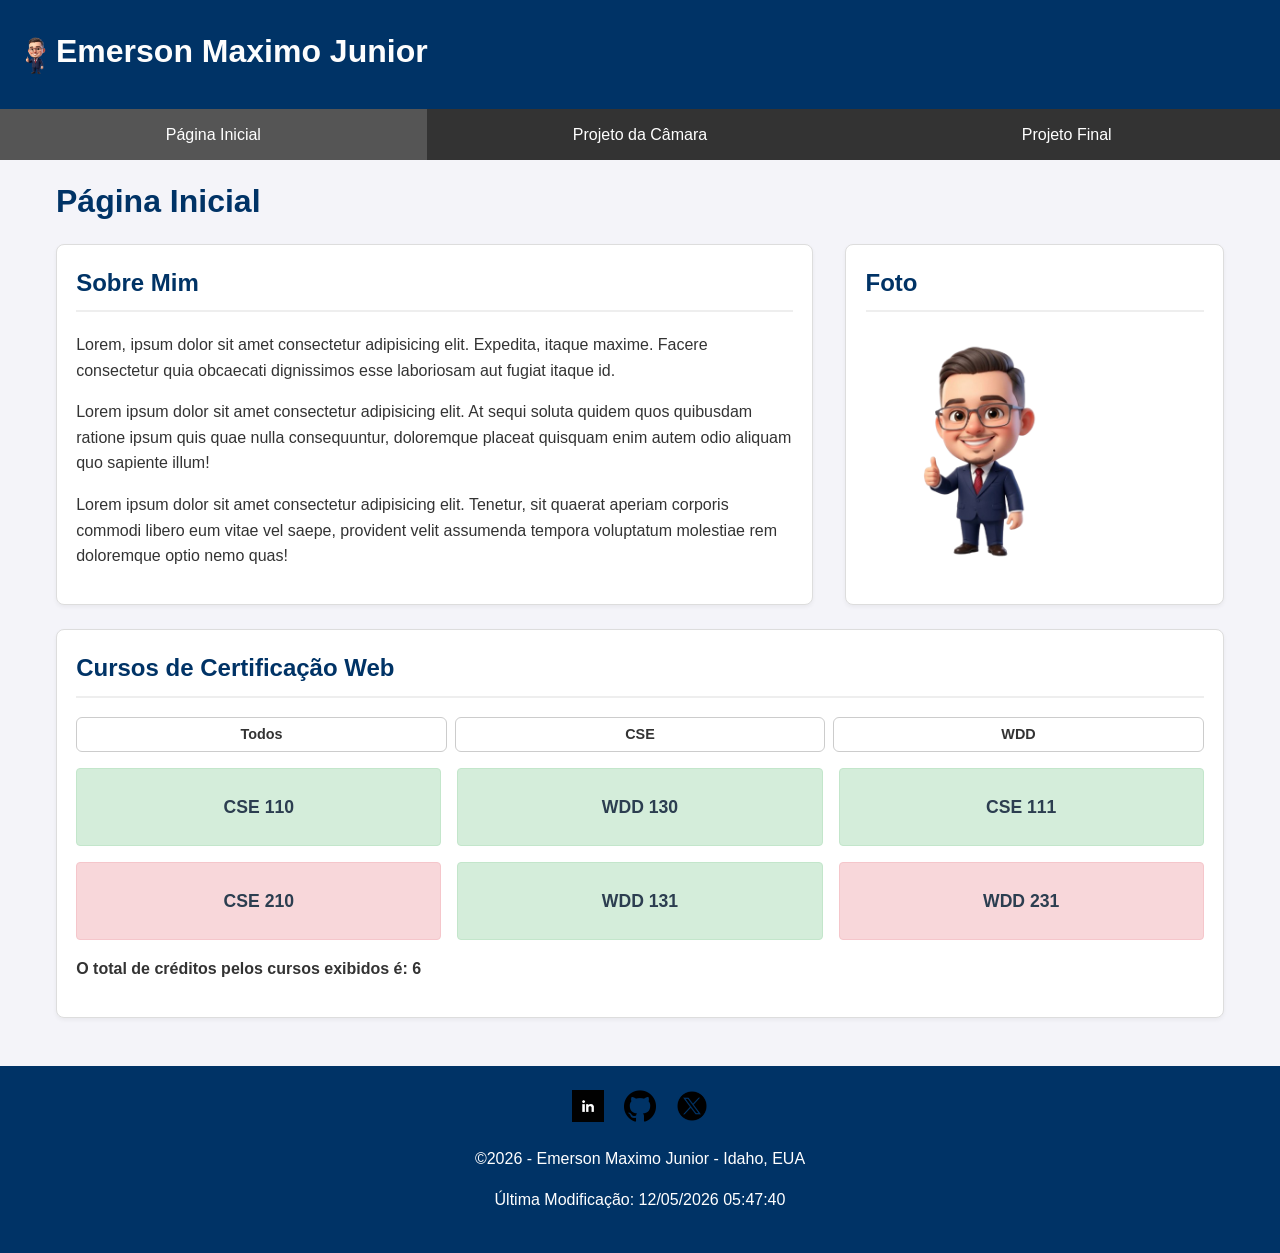
<file: index.html>
<!DOCTYPE html>
<html lang="pt-BR">
<head>
    <meta charset="UTF-8">
    <meta name="viewport" content="width=device-width, initial-scale=1.0">
    <meta name="description" content="Página Inicial do curso WDD 231 - Emerson Maximo Junior">
    <meta name="author" content="Emerson Maximo Junior">

     <!-- Metadados Open Graph (Facebook, LinkedIn e WhatsApp) -->
    <meta property="og:type" content="website">
    <meta property="og:title" content="Página Inicial - WDD 231 - Emerson Maximo Junior">
    <meta property="og:description" content="Página Inicial do curso WDD 231. Explore os projetos e cursos de certificação de desenvolvimento web de Emerson Maximo Junior.">
    <meta property="og:image" content="https://emersonjr1.github.io/wdd231/imagens/bboneco-eemerson.jpg">
    <meta property="og:url" content="https://emersonjr1.github.io/wdd231">
    <meta property="og:site_name" content="Portfólio WDD 231">

    <!-- Metadados X / Twitter Cards (X e antigo Twitter) -->
    <meta name="twitter:card" content="summary_large_image">
    <meta name="twitter:title" content="Página Inicial - WDD 231 - Emerson Maximo Junior">
    <meta name="twitter:description" content="Página Inicial do curso WDD 231. Explore os projetos e cursos de certificação de desenvolvimento web de Emerson Maximo Junior.">
    <meta name="twitter:image" content="https://emersonjr1.github.io/wdd231/imagens/bboneco-eemerson.jpg">


    <title>Página Inicial - WDD 231</title>

    <link rel="shortcut icon" href="imagens/bboneco-eemerson.ico" type="image/x-icon">
    
    <!-- CSS -->
    <link rel="stylesheet" href="./estilos/normalize.css">
    <link rel="stylesheet" href="./estilos/telas-pequenas.css">
    <link rel="stylesheet" href="./estilos/maior.css">

    <!-- JS -->
    <script src="./scripts/navegacao.js" defer></script>
    <script src="./scripts/data.js" defer></script>
    <script src="./scripts/curso.js" defer></script>
</head>
<body>
    <header>
        <img src="./imagens/bboneco-eemerson.jpg" alt="Logotipo do site" class="logo">
        <h1><span>Emerson Maximo Junior</span></h1>
        <button id="menu" aria-label="Abrir Menu"></button>
    </header>

    <nav>
        <ul class="navegacao">
            <li><a href="./index.html" class="active">Página Inicial</a></li>
            <li><a href="./camara/index.html">Projeto da Câmara</a></li>
            <li><a href="./projeto/index.html">Projeto Final</a></li>
        </ul>
    </nav>

    <main>
        <h1>Página Inicial</h1>
        <div class="sectCardsPersonal">
            <section class="card">
                <h2>Sobre Mim</h2>
                <p>Lorem, ipsum dolor sit amet consectetur adipisicing elit. Expedita, itaque maxime. Facere consectetur quia obcaecati dignissimos esse laboriosam aut fugiat itaque id.</p>
                <p>Lorem ipsum dolor sit amet consectetur adipisicing elit. At sequi soluta quidem quos quibusdam ratione ipsum quis quae nulla consequuntur, doloremque placeat quisquam enim autem odio aliquam quo sapiente illum!</p>
                <p>Lorem ipsum dolor sit amet consectetur adipisicing elit. Tenetur, sit quaerat aperiam corporis commodi libero eum vitae vel saepe, provident velit assumenda tempora voluptatum molestiae rem doloremque optio nemo quas!</p>
            </section>

            <section class="card">
                <h2>Foto</h2>
                <img src="imagens/bboneco-eemerson.jpg" alt="Imagem de uma caractura sobre mim" style="height: 230px;">
            </section>
        </div>
        <section class="card full-width">
            <h2>Cursos de Certificação Web</h2>
            <div class="filtros">
                <button id="todos">Todos</button>
                <button id="cse">CSE</button>
                <button id="wdd">WDD</button>
            </div>
            
            <div id="container-cursos" class="container-cursos">
                <!-- Inserido dinamicamente via JS -->
            </div>

            <!-- Modal movido para fora do container para não ser apagado no innerHTML -->
            <dialog id="cursoModal">
                <button id="btnFecharDialog">Close</button>
                <h2 id="modalTitle"></h2> <!-- Corrigido de modalTitolo para modalTitle -->
                <p id="modalDescricao"></p>
                <p><strong>Créditos: </strong><span id="modalCredits"></span></p>
            </dialog>

            <p id="total-creditos"></p>
        </section>
    </main>

    <footer>
        <div class="redes-sociais">
            <a href="https://linkedin.com" target="_blank" rel="noopener"><img src="./imagens/linkedin-logo.jpg" alt="LinkedIn"></a>
            <a href="https://github.com" target="_blank" rel="noopener"><img src="./imagens/github.png" alt="GitHub"></a>
            <a href="https://x.com" target="_blank" rel="noopener"><img src="./imagens/xx-logo.png" alt="X"></a>
        </div>
        <p>©<span id="anoAtual"></span> - Emerson Maximo Junior - Idaho, EUA</p>
        <p id="ultimaModificacao"></p>
    </footer>
</body>
</html>
</file>
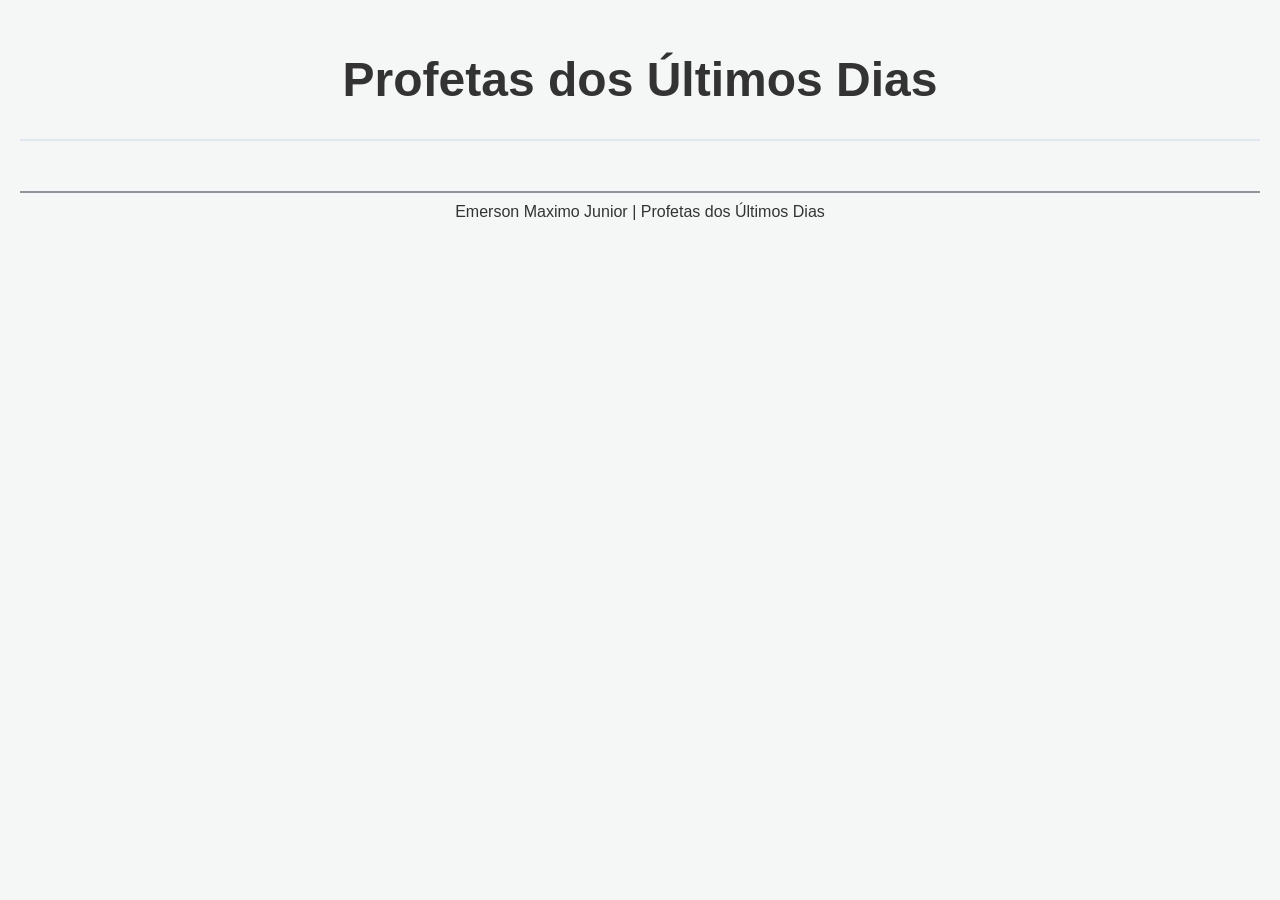
<file: profetas.html>
<!DOCTYPE html>
<html lang="en">
<head>
    <meta charset="UTF-8">
    <meta name="viewport" content="width=device-width, initial-scale=1.0">
    <meta name="description" content="Profetas dos Últimos Dias - Atividade prática do curso WDD 231 com renderização dinâmica de cartões.">
    <meta name="author" content="Emerson Maximo Junior">
    
    <title>Profetas</title>

    <link rel="shortcut icon" href="./imagens/igreja.ico" type="image/x-icon">
    
    <!-- Metadados Open Graph (Facebook, LinkedIn e WhatsApp) -->
    <meta property="og:type" content="website">
    <meta property="og:title" content="Câmara de Comércio">
    <meta property="og:description" content="Conectando empresas, empreendedores e oportunidades para fortalecer o comércio e promover o desenvolvimento dos negócios.">
    <meta property="og:image" content="https://seusite.com/images/logo.png">
    <meta property="og:url" content="https://seusite.com">
    <meta property="og:site_name" content="Câmara de Comércio">

    <!-- Metadados X / Twitter Cards -->
    <meta name="twitter:card" content="summary_large_image">
    <meta name="twitter:title" content="Câmara de Comércio">
    <meta name="twitter:description" content="Conectando empresas, empreendedores e oportunidades para fortalecer o comércio e promover o desenvolvimento dos negócios.">
    <meta name="twitter:image" content="https://seusite.com/images/logo.png">
    
    <!-- CSS e JS -->
    <link rel="stylesheet" href="./estilos/profetas.css">
    <script src="scripts/profetas.js" defer></script>
    
</head>
<body>
    <header>
        <h1>Profetas dos Últimos Dias</h1>
    </header>
    <main>
        <div id="cartoes"></div>
    </main>
    <footer>
        Emerson Maximo Junior | Profetas dos Últimos Dias
    </footer>
</body>
</html>
</file>
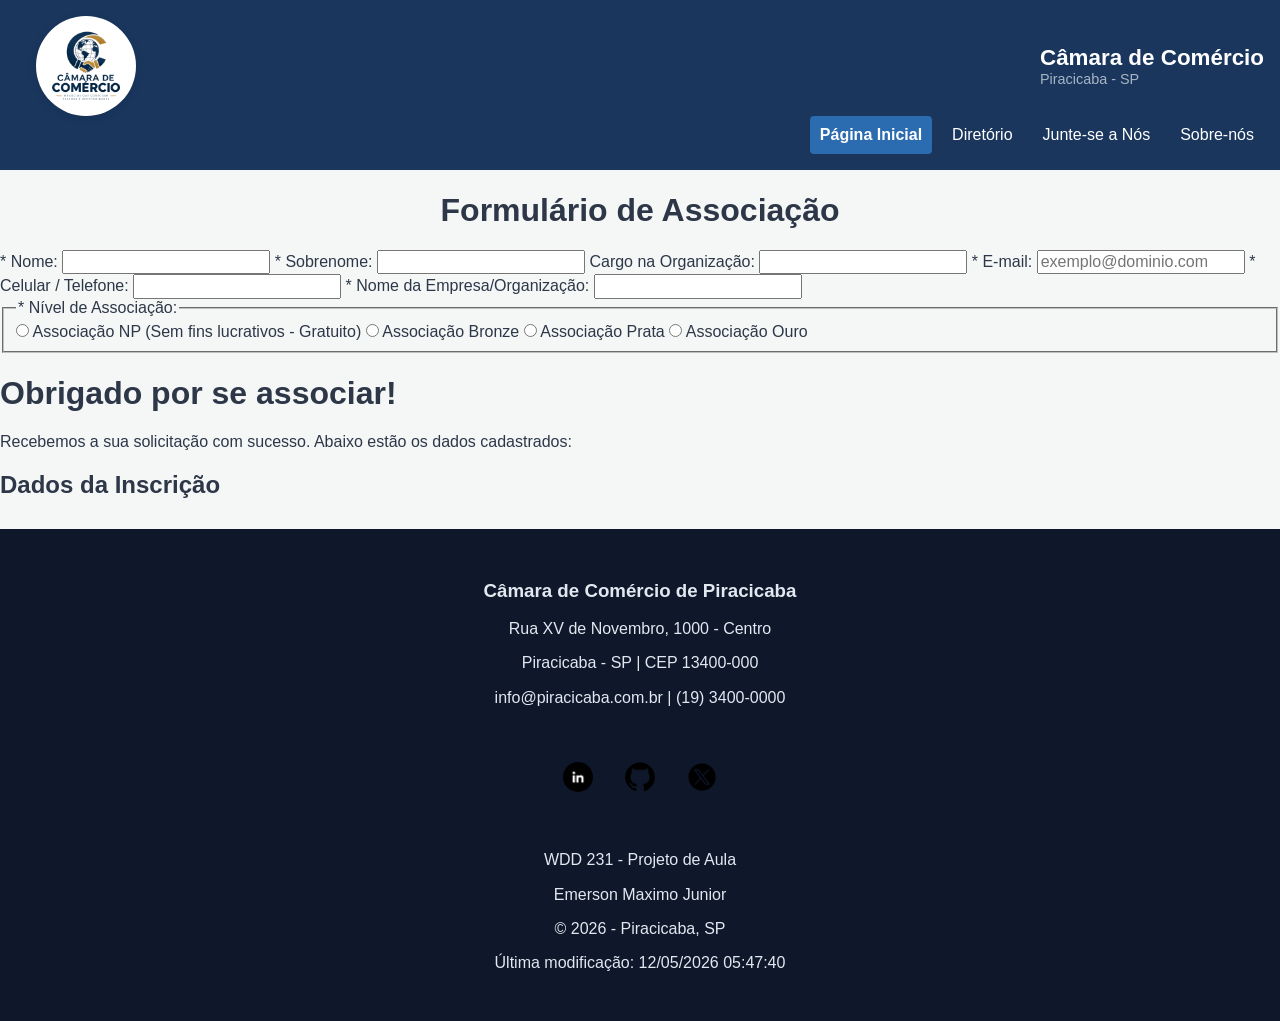
<file: camara/agradecimento.html>
<!DOCTYPE html>
<html lang="pt-BR">
<head>
    <meta charset="UTF-8">
    <meta name="viewport" content="width=device-width, initial-scale=1.0">
    <meta name="description" content="Página Inicial da Câmara de Comércio de Piracicaba. Conectando empresas e promovendo o desenvolvimento local.">
    <meta name="author" content="Emerson Maximo Junior">

    <title>Câmara de Comércio de Piracicaba | Página Inicial</title>

    <!-- Favicon -->
    <link rel="shortcut icon" href="./imagens/Logo_maos.ico" type="image/x-icon">

    <!-- CSS (Apenas normalize + telas-pequenas + telas-grandes) -->
    <link rel="stylesheet" href="./estilos/normalize.css">
    <link rel="stylesheet" href="./estilos/telas-pequenas.css">
    <link rel="stylesheet" href="./estilos/telas-grandes.css">
    <link rel="stylesheet" href="./estilos/assocacao.css">

    <!-- Metadados Open Graph (Facebook / LinkedIn / WhatsApp) -->
    <meta property="og:type" content="website">
    <meta property="og:title" content="Câmara de Comércio de Piracicaba">
    <meta property="og:description" content="Conectando empresas, empreendedores e oportunidades para fortalecer o comércio.">
    <meta property="og:image" content="https://emersonmaximo.github.io/wdd231/camara/imagens/hero_piracicaba.jpg">
    <meta property="og:url" content="https://emersonmaximo.github.io/wdd231/camara/index.html">
    <meta property="og:site_name" content="Câmara de Comércio de Piracicaba">

    <!-- Metadados X / Twitter Cards -->
    <meta name="twitter:card" content="summary_large_image">
    <meta name="twitter:title" content="Câmara de Comércio de Piracicaba">
    <meta name="twitter:description" content="Conectando empresas, empreendedores e oportunidades.">
    <meta name="twitter:image" content="https://emersonmaximo.github.io/wdd231/camara/imagens/hero_piracicaba.jpg">

    <!-- Scripts da página -->
    <script src="./scripts/camara.js" defer></script>
    <script src="./scripts/agradecimento.js" type="module"></script>
</head>
<body>
    <header>
        <div class="header-container">
            <img class="logo" src="./imagens/camara_comercio.png" alt="Logo da Câmara de Comércio de Piracicaba" width="100" height="100">
            <div class="header-titulo">
                <h1>Câmara de Comércio</h1>
                <p>Piracicaba - SP</p>
            </div>
            <button id="btnMenu" aria-label="Abrir Menu de Navegação">☰</button>
        </div>
        <nav>
            <ul class="navegacao" id="menuNavegacao">
                <li><a href="index.html" class="active">Página Inicial</a></li>
                <li><a href="diretorio.html">Diretório</a></li>
                <li><a href="associacao.html">Junte-se a Nós</a></li>
                <li><a href="sobre.html">Sobre-nós</a></li>
            </ul>
        </nav>
    </header>

    <main>
        <main class="join-container">
  <h1>Formulário de Associação</h1>

  <section class="form-section">
    <form method="get" action="agradecimento.html" class="membership-form">
      
      <!-- Nome -->
      <label title="Nome do Candidato">
        * Nome:
        <input 
          type="text" 
          name="fname" 
          id="fname" 
          required 
          autocomplete="given-name" 
          title="Informe o seu primeiro nome">
      </label>

      <!-- Sobrenome -->
      <label title="Sobrenome do Candidato">
        * Sobrenome:
        <input 
          type="text" 
          name="lname" 
          id="lname" 
          required 
          autocomplete="family-name" 
          title="Informe o seu sobrenome">
      </label>

      <!-- Cargo na Organização -->
      <label title="Cargo na Organização do Candidato">
        Cargo na Organização:
        <input 
          type="text" 
          name="orgtitle" 
          id="orgtitle" 
          autocomplete="organization-title" 
          pattern="[A-Za-zÀ-ÿ\s\-]{7,}" 
          title="Apenas letras, hífens e espaços, com no mínimo 7 caracteres">
      </label>

      <!-- Endereço de E-mail -->
      <label title="Endereço de E-mail">
        * E-mail:
        <input 
          type="email" 
          name="email" 
          id="email" 
          required 
          autocomplete="email" 
          placeholder="exemplo@dominio.com" 
          title="Informe um endereço de e-mail válido">
      </label>

      <!-- Número de Celular -->
      <label title="Número de Celular">
        * Celular / Telefone:
        <input 
          type="tel" 
          name="phone" 
          id="phone" 
          required 
          autocomplete="tel" 
          title="Informe o seu número de telefone com DDD">
      </label>

      <!-- Nome da Empresa/Organização -->
      <label title="Nome da Empresa ou Organização">
        * Nome da Empresa/Organização:
        <input 
          type="text" 
          name="organization" 
          id="organization" 
          required 
          autocomplete="organization" 
          title="Informe o nome da sua empresa ou organização">
      </label>

      <!-- Seleção de Nível de Associação -->
      <fieldset class="membership-level-fieldset">
        <legend>* Nível de Associação:</legend>
        <label title="Associação NP - Sem Fins Lucrativos">
          <input type="radio" name="membership" value="np" required>
          Associação NP (Sem fins lucrativos - Gratuito)
        </label>
        <label title="Associação Bronze">
          <input type="radio" name="membership" value="bronze" required>
          Associação Bronze
        </label>
        <label title="Associação Prata">
          <input type="radio" name="membership" value="silver" required>
          Associação Prata
        </label>
        <label title="Associação Ouro">
          <input type="radio" name="membership" value="gold" required>
          Associação Ouro
        </label>
      </fieldset>

      <!-- Descrição da Atividade/Organização -->
    
        <main class="thankyou-main">
  <h1>Obrigado por se associar!</h1>
  <p>Recebemos a sua solicitação com sucesso. Abaixo estão os dados cadastrados:</p>

  <section class="submitted-info">
    <h2>Dados da Inscrição</h2>
    <dl id="results">
      <!-- As informações serão inseridas dinamicamente via JavaScript -->
    </dl>
  </section>
</main>
        
    <footer>
        <div class="footer-info">
            <h3>Câmara de Comércio de Piracicaba</h3>
            <p>Rua XV de Novembro, 1000 - Centro</p>
            <p>Piracicaba - SP | CEP 13400-000</p>
            <p>info@piracicaba.com.br | (19) 3400-0000</p>
        </div>
        <div class="redes-sociais">
            <a href="https://linkedin.com" target="_blank" rel="noopener" aria-label="LinkedIn"><img src="./imagens/linkedin-logo.jpg" alt="LinkedIn" width="30" height="30"></a>
            <a href="https://github.com" target="_blank" rel="noopener" aria-label="GitHub"><img src="./imagens/github.png" alt="GitHub" width="30" height="30"></a>
            <a href="https://x.com" target="_blank" rel="noopener" aria-label="X"><img src="./imagens/xx-logo.png" alt="X" width="30" height="30"></a>
        </div>
        <div class="footer-creditos">
            <p>WDD 231 - Projeto de Aula</p>
            <p>Emerson Maximo Junior</p>
            <p>© <span id="anoAtual"></span> - Piracicaba, SP</p>
            <p id="ultimaModificacao"></p>
        </div>
    </footer>
</body>
</html>
</file>
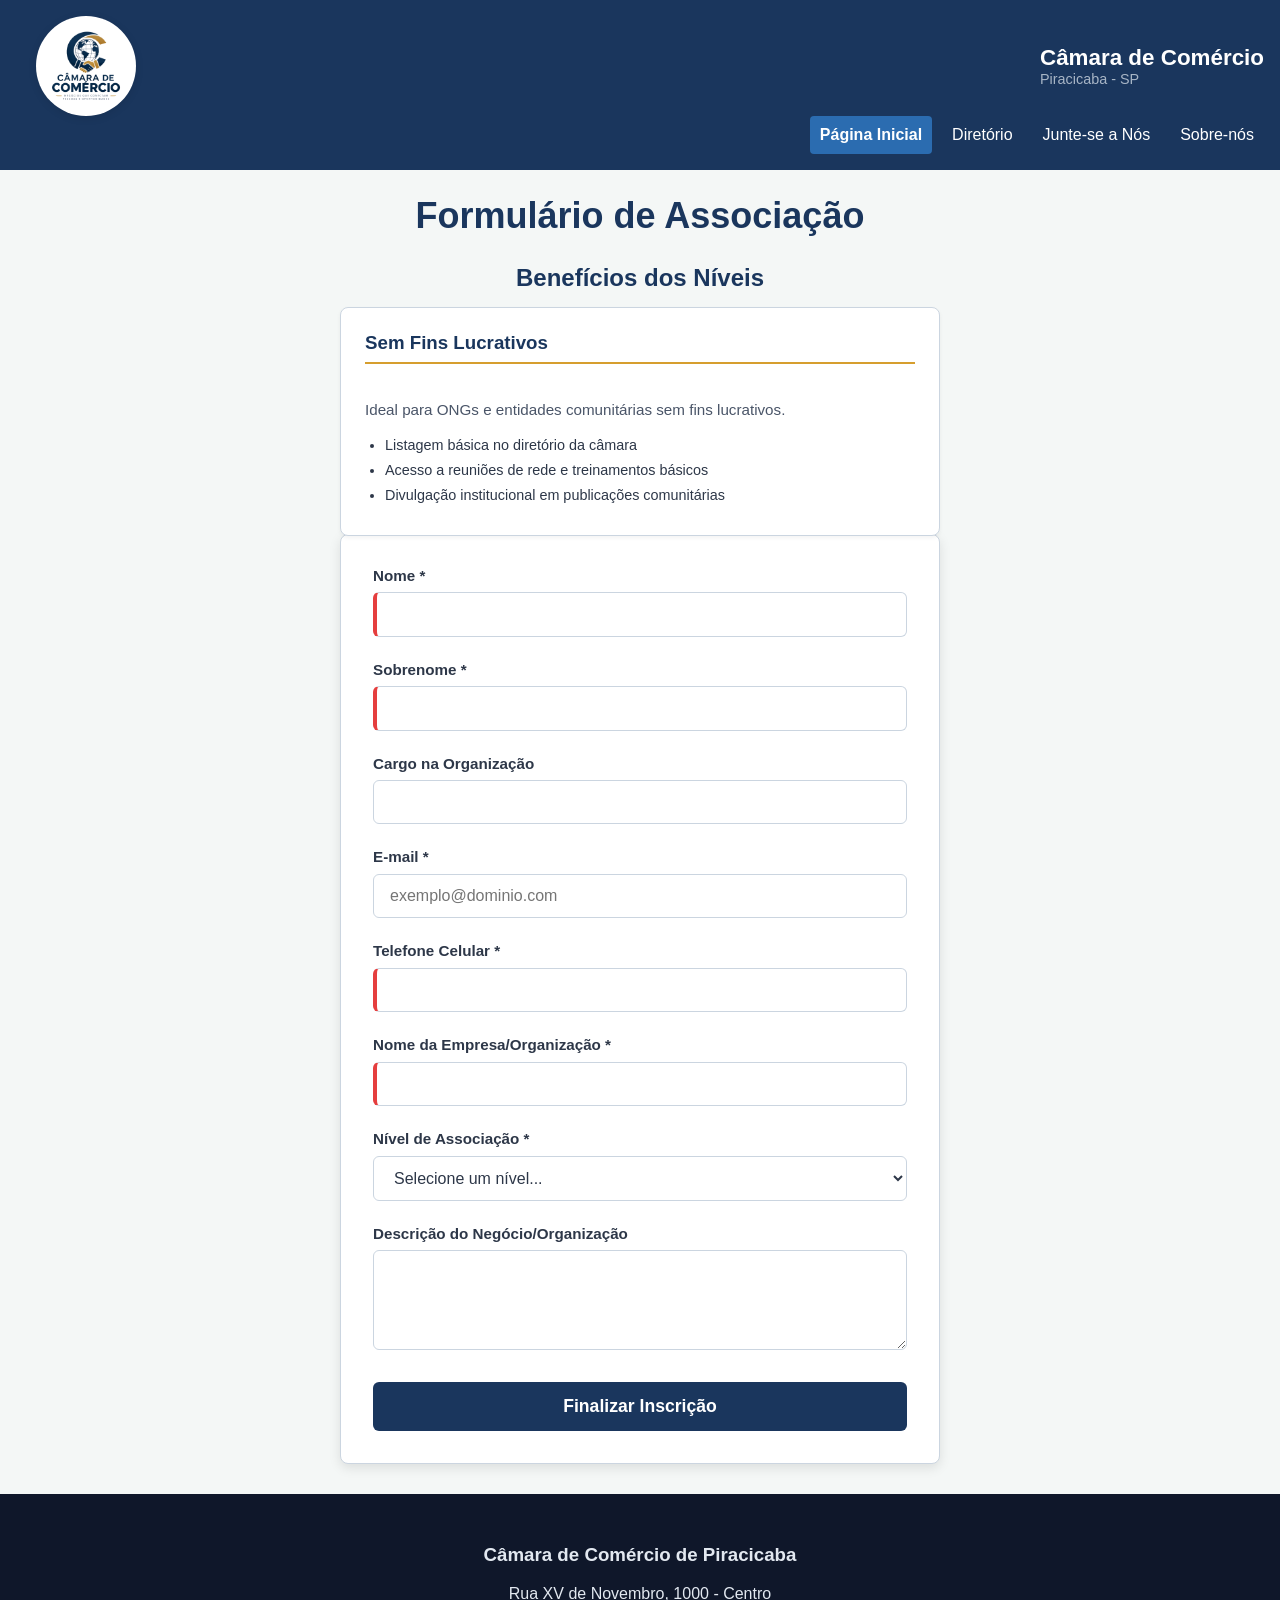
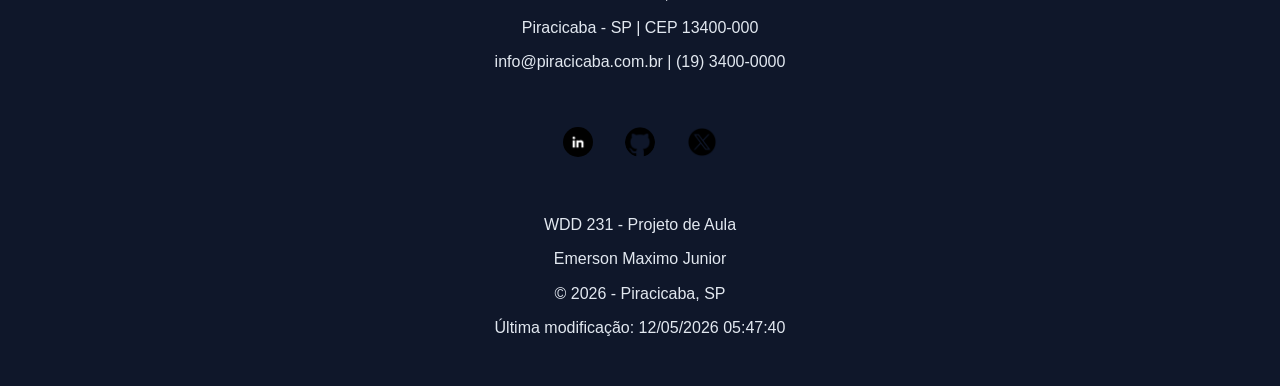
<file: camara/associacao.html>
<!DOCTYPE html>
<html lang="pt-BR">
<head>
    <meta charset="UTF-8">
    <meta name="viewport" content="width=device-width, initial-scale=1.0">
    <meta name="description" content="Página Inicial da Câmara de Comércio de Piracicaba. Conectando empresas e promovendo o desenvolvimento local.">
    <meta name="author" content="Emerson Maximo Junior">

    <title>Câmara de Comércio de Piracicaba | Página Inicial</title>

    <!-- Favicon -->
    <link rel="shortcut icon" href="./imagens/Logo_maos.ico" type="image/x-icon">

    <!-- CSS (Apenas normalize + telas-pequenas + telas-grandes) -->
    <link rel="stylesheet" href="./estilos/normalize.css">
    <link rel="stylesheet" href="./estilos/telas-pequenas.css">
    <link rel="stylesheet" href="./estilos/telas-grandes.css">
    <link rel="stylesheet" href="./estilos/assocacao.css">

    <!-- Metadados Open Graph (Facebook / LinkedIn / WhatsApp) -->
    <meta property="og:type" content="website">
    <meta property="og:title" content="Câmara de Comércio de Piracicaba">
    <meta property="og:description" content="Conectando empresas, empreendedores e oportunidades para fortalecer o comércio.">
    <meta property="og:image" content="https://emersonmaximo.github.io/wdd231/camara/imagens/hero_piracicaba.jpg">
    <meta property="og:url" content="https://emersonmaximo.github.io/wdd231/camara/index.html">
    <meta property="og:site_name" content="Câmara de Comércio de Piracicaba">

    <!-- Metadados X / Twitter Cards -->
    <meta name="twitter:card" content="summary_large_image">
    <meta name="twitter:title" content="Câmara de Comércio de Piracicaba">
    <meta name="twitter:description" content="Conectando empresas, empreendedores e oportunidades.">
    <meta name="twitter:image" content="https://emersonmaximo.github.io/wdd231/camara/imagens/hero_piracicaba.jpg">

    <!-- Scripts da página -->
    <script src="./scripts/camara.js" defer></script>
    <script src="./scripts/associacao.js" type="module"></script>
</head>
<body>
    <header>
        <div class="header-container">
            <img class="logo" src="./imagens/camara_comercio.png" alt="Logo da Câmara de Comércio de Piracicaba" width="100" height="100">
            <div class="header-titulo">
                <h1>Câmara de Comércio</h1>
                <p>Piracicaba - SP</p>
            </div>
            <button id="btnMenu" aria-label="Abrir Menu de Navegação">☰</button>
        </div>
        <nav>
            <ul class="navegacao" id="menuNavegacao">
                <li><a href="index.html" class="active">Página Inicial</a></li>
                <li><a href="diretorio.html">Diretório</a></li>
                <li><a href="associacao.html">Junte-se a Nós</a></li>
                <li><a href="sobre.html">Sobre-nós</a></li>
            </ul>
        </nav>
    </header>

    
<main class="join-main">
  <h1>Formulário de Associação</h1>
    <div class="section-banner">
       <section class="membership-cards" aria-label="Níveis e Benefícios de Associação">
                <h2>Benefícios dos Níveis</h2>

                <article class="card card-animated ativo">
                    <h3>Sem Fins Lucrativos</h3>
                    <p class="card-subtitle">Ideal para ONGs e entidades comunitárias sem fins lucrativos.</p>
                    <ul>
                        <li>Listagem básica no diretório da câmara</li>
                        <li>Acesso a reuniões de rede e treinamentos básicos</li>
                        <li>Divulgação institucional em publicações comunitárias</li>
                    </ul>
                </article>

                <article class="card card-animated">
                    <h3>Nível Prata</h3>
                    <p class="card-subtitle">Excelente custo-benefício para pequenas e médias empresas.</p>
                    <ul>
                        <li>Todos os benefícios do nível Sem Fins Lucrativos</li>
                        <li>Listagem destacada no diretório oficial</li>
                        <li>Promoção e divulgação em redes sociais da câmara</li>
                        <li>Descontos em almoços de negócios e eventos</li>
                        <li>Oportunidades de publicidade em nossos boletins</li>
                    </ul>
                </article>

                <article class="card card-animated">
                    <h3>Nível Ouro</h3>
                    <p class="card-subtitle">Plano completo para máxima visibilidade e conexões estratégicas.</p>
                    <ul>
                        <li>Todos os benefícios do nível Prata</li>
                        <li>Posicionamento VIP no diretório de empresas</li>
                        <li>Acesso e ingressos inclusos para almoços de negócios</li>
                        <li>Prioridade no patrocínio de grandes eventos</li>
                        <li>Espaço para publicidade e artigos em publicações da câmara</li>
                        <li>Participação em treinamentos corporativos avançados</li>
                    </ul>
                </article>
            </section>
    </div>

  <div class="join-container">
    <!-- Formulário Principal -->
    <form method="get" action="agradecimento.html" class="join-form">
      
      <label title="Nome do Candidato">
        Nome *
        <input 
          type="text" 
          name="fname" 
          id="fname" 
          required 
          autocomplete="given-name" 
          title="Informe o seu primeiro nome">
      </label>

      <label title="Sobrenome do Candidato">
        Sobrenome *
        <input 
          type="text" 
          name="lname" 
          id="lname" 
          required 
          autocomplete="family-name" 
          title="Informe o seu sobrenome">
      </label>

      <label title="Cargo na Organização">
        Cargo na Organização
        <input 
          type="text" 
          name="orgtitle" 
          id="orgtitle" 
          autocomplete="organization-title" 
          pattern="[A-Za-z\-\s]{7,}" 
          title="O cargo deve conter apenas letras, hifens e espaços, com no mínimo 7 caracteres.">
      </label>

      <label title="Endereço de E-mail">
        E-mail *
        <input 
          type="email" 
          name="email" 
          id="email" 
          required 
          autocomplete="email" 
          placeholder="exemplo@dominio.com" 
          title="Informe um endereço de e-mail válido">
      </label>

      <label title="Número de Celular">
        Telefone Celular *
        <input 
          type="tel" 
          name="phone" 
          id="phone" 
          required 
          autocomplete="tel" 
          title="Informe o número do seu telefone celular">
      </label>

      <label title="Nome da Empresa ou Organização">
        Nome da Empresa/Organização *
        <input 
          type="text" 
          name="organization" 
          id="organization" 
          required 
          autocomplete="organization" 
          title="Informe o nome da sua empresa ou organização">
      </label>

      <label title="Seleção do Nível de Associação">
        Nível de Associação *
        <select name="membership-level" id="membership-level" required title="Selecione o nível de associação desejado">
          <option value="" disabled selected>Selecione um nível...</option>
          <option value="np">Associação NP (Sem fins lucrativos - Gratuito)</option>
          <option value="bronze">Associação Bronze</option>
          <option value="silver">Associação Prata</option>
          <option value="gold">Associação Ouro</option>
        </select>
      </label>

      <label title="Descrição da Atividade ou Organização">
        Descrição do Negócio/Organização
        <textarea 
          name="description" 
          id="description" 
          rows="4" 
          title="Descreva brevemente as atividades da sua organização"></textarea>
      </label>
 
      <input type="hidden" name="timestamp" id="timestamp" value="">

      <input type="submit" value="Finalizar Inscrição" class="submit-btn">
    </form>

    </main>

    <footer>
        <div class="footer-info">
            <h3>Câmara de Comércio de Piracicaba</h3>
            <p>Rua XV de Novembro, 1000 - Centro</p>
            <p>Piracicaba - SP | CEP 13400-000</p>
            <p>info@piracicaba.com.br | (19) 3400-0000</p>
        </div>
        <div class="redes-sociais">
            <a href="https://linkedin.com" target="_blank" rel="noopener" aria-label="LinkedIn"><img src="./imagens/linkedin-logo.jpg" alt="LinkedIn" width="30" height="30"></a>
            <a href="https://github.com" target="_blank" rel="noopener" aria-label="GitHub"><img src="./imagens/github.png" alt="GitHub" width="30" height="30"></a>
            <a href="https://x.com" target="_blank" rel="noopener" aria-label="X"><img src="./imagens/xx-logo.png" alt="X" width="30" height="30"></a>
        </div>
        <div class="footer-creditos">
            <p>WDD 231 - Projeto de Aula</p>
            <p>Emerson Maximo Junior</p>
            <p>© <span id="anoAtual"></span> - Piracicaba, SP</p>
            <p id="ultimaModificacao"></p>
        </div>
    </footer>
</body>
</html>
</file>
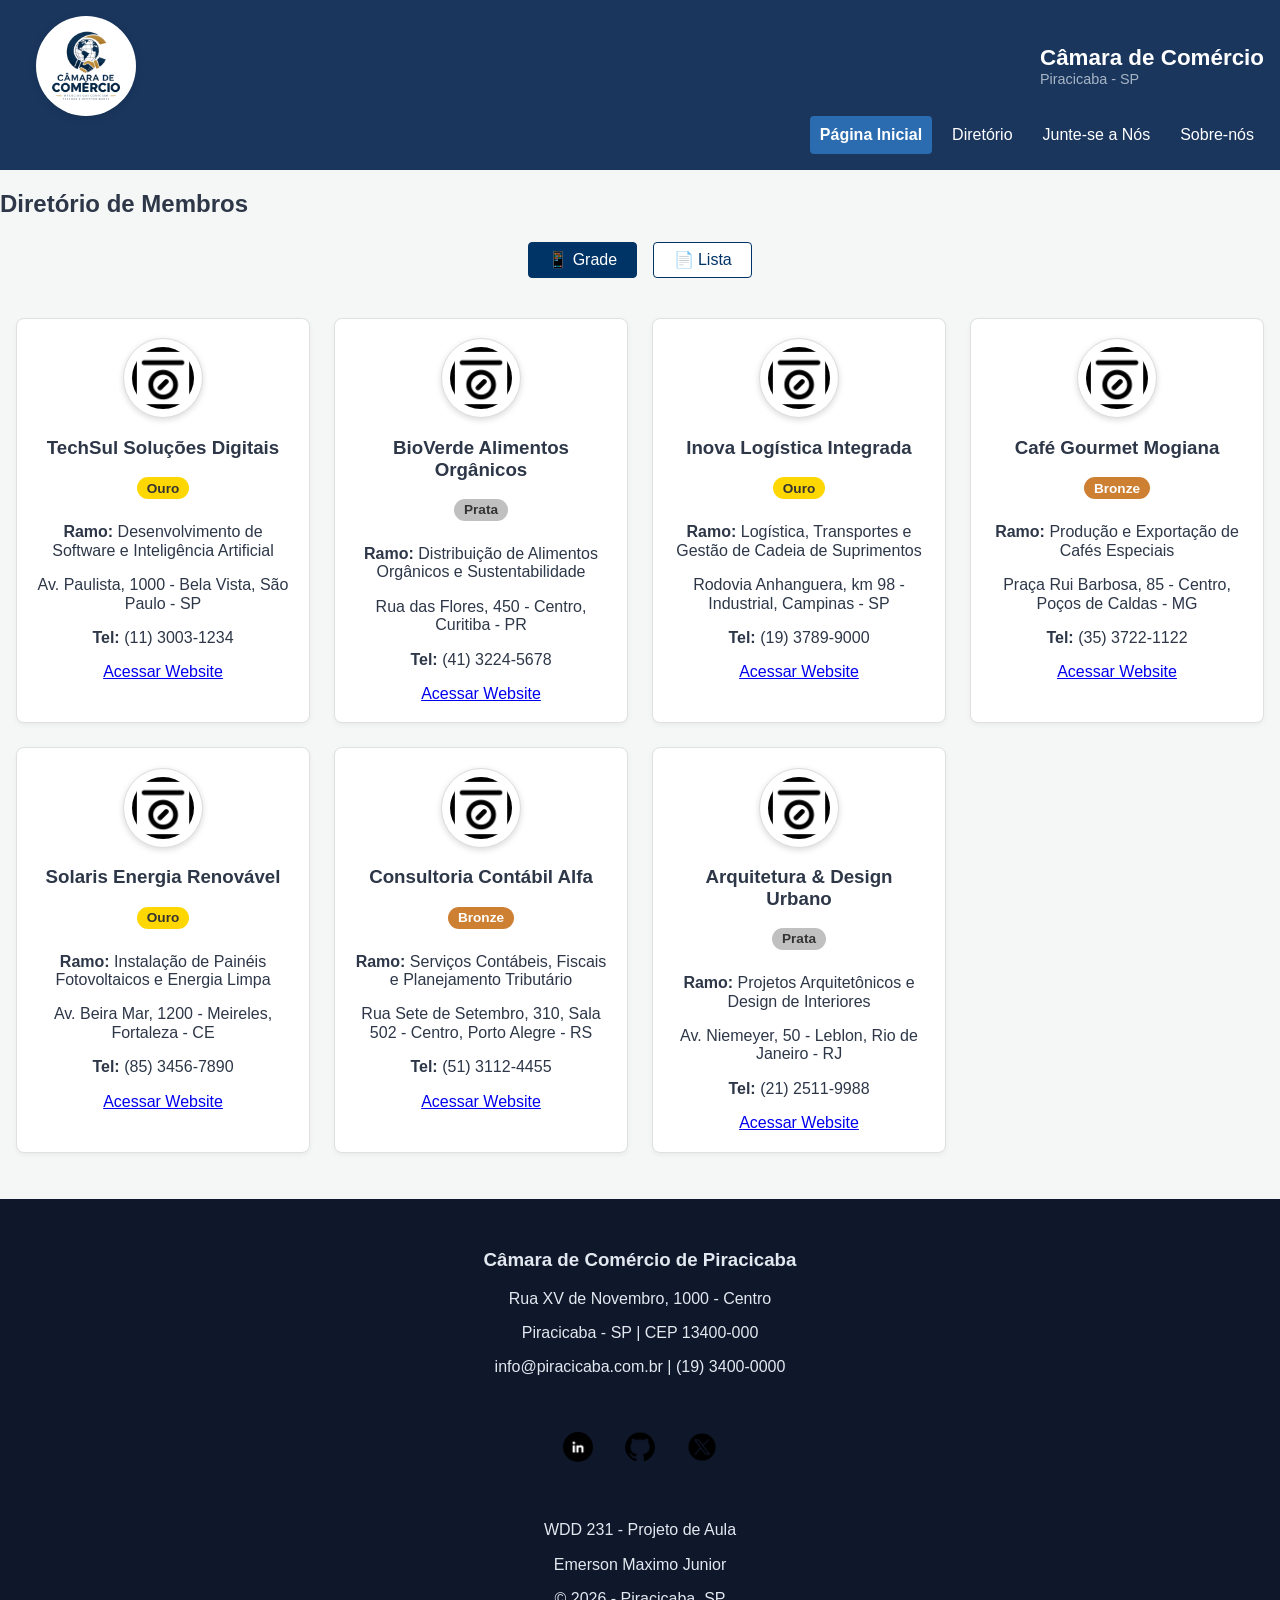
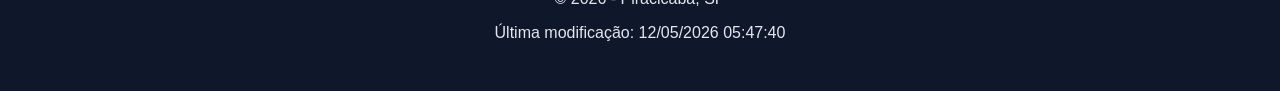
<file: camara/diretorio.html>
<!DOCTYPE html>
<html lang="pt-BR">
<head>
    <meta charset="UTF-8">
    <meta name="viewport" content="width=device-width, initial-scale=1.0">
    <meta name="description" content="Diretório de empresas e membros associados à Câmara de Comércio de Piracicaba. Conecte-se com o comércio local.">
    <meta name="author" content="Emerson Maximo Junior">

    <title>Câmara de Comércio de Piracicaba | Diretório de Membros</title>

    <!-- Favicon -->
    <link rel="shortcut icon" href="./imagens/Logo_maos.ico" type="image/x-icon">

    <!-- CSS (Apenas normalize + telas-pequenas + telas-grandes) -->
    <link rel="stylesheet" href="./estilos/normalize.css">
    <link rel="stylesheet" href="./estilos/telas-pequenas.css">
    <link rel="stylesheet" href="./estilos/telas-grandes.css">

    <!-- Metadados Open Graph (Facebook / LinkedIn / WhatsApp) -->
    <meta property="og:type" content="website">
    <meta property="og:title" content="Diretório de Membros - Câmara de Comércio de Piracicaba">
    <meta property="og:description" content="Explore o diretório das empresas parceiras e associadas da nossa região.">
    <meta property="og:image" content="https://emersonmaximo.github.io/wdd231/camara/imagens/hero_piracicaba.jpg">
    <meta property="og:url" content="https://emersonmaximo.github.io/wdd231/camara/diretorio.html">
    <meta property="og:site_name" content="Câmara de Comércio de Piracicaba">

    <!-- Metadados X / Twitter Cards -->
    <meta name="twitter:card" content="summary_large_image">
    <meta name="twitter:title" content="Diretório de Membros - Câmara de Comércio de Piracicaba">
    <meta name="twitter:description" content="Explore o diretório das empresas parceiras e associadas da nossa região.">
    <meta name="twitter:image" content="https://emersonmaximo.github.io/wdd231/camara/imagens/hero_piracicaba.jpg">

    <!-- Scripts da página -->
    <script src="./scripts/camara.js" defer></script>
    <script src="./scripts/Modulos/diretorio/diretorio.mjs" type="module"></script>
</head>
<body>
    <header>
        <div class="header-container">
            <img class="logo" src="./imagens/camara_comercio.png" alt="Logo da Câmara de Comércio de Piracicaba" width="100" height="100">
            <div class="header-titulo">
                <h1>Câmara de Comércio</h1>
                <p>Piracicaba - SP</p>
            </div>
            <button id="btnMenu" aria-label="Abrir Menu de Navegação">☰</button>
        </div>
        <nav>
            <ul class="navegacao" id="menuNavegacao">
                <li><a href="index.html" class="active">Página Inicial</a></li>
                <li><a href="diretorio.html">Diretório</a></li>
                <li><a href="associacao.html">Junte-se a Nós</a></li>
                <li><a href="sobre.html">Sobre-nós</a></li>
            </ul>
        </nav>
    </header>

    <main class="diretorio-container">
        <h2>Diretório de Membros</h2>

        <!-- Botões para alternância entre visualização em Grade e Lista -->
        <div class="controles-view">
            <button id="btnGrid" class="ativo" aria-label="Visualização em Grade">📱 Grade</button>
            <button id="btnList" aria-label="Visualização em Lista">📄 Lista</button>
        </div>

        <!-- Container dinâmico onde o directory.mjs injetará os membros -->
        <section id="membrosContainer" class="grid-view">
            <!-- Conteúdo gerado via JS -->
        </section>
    </main>

    <footer>
        <div class="footer-info">
            <h3>Câmara de Comércio de Piracicaba</h3>
            <p>Rua XV de Novembro, 1000 - Centro</p>
            <p>Piracicaba - SP | CEP 13400-000</p>
            <p>info@piracicaba.com.br | (19) 3400-0000</p>
        </div>
        <div class="redes-sociais">
            <a href="https://linkedin.com" target="_blank" rel="noopener" aria-label="LinkedIn"><img src="./imagens/linkedin-logo.jpg" alt="LinkedIn" width="30" height="30"></a>
            <a href="https://github.com" target="_blank" rel="noopener" aria-label="GitHub"><img src="./imagens/github.png" alt="GitHub" width="30" height="30"></a>
            <a href="https://x.com" target="_blank" rel="noopener" aria-label="X"><img src="./imagens/xx-logo.png" alt="X" width="30" height="30"></a>
        </div>
        <div class="footer-creditos">
            <p>WDD 231 - Projeto de Aula</p>
            <p>Emerson Maximo Junior</p>
            <p>© <span id="anoAtual"></span> - Piracicaba, SP</p>
            <p id="ultimaModificacao"></p>
        </div>
    </footer>
</body>
</html>
</file>
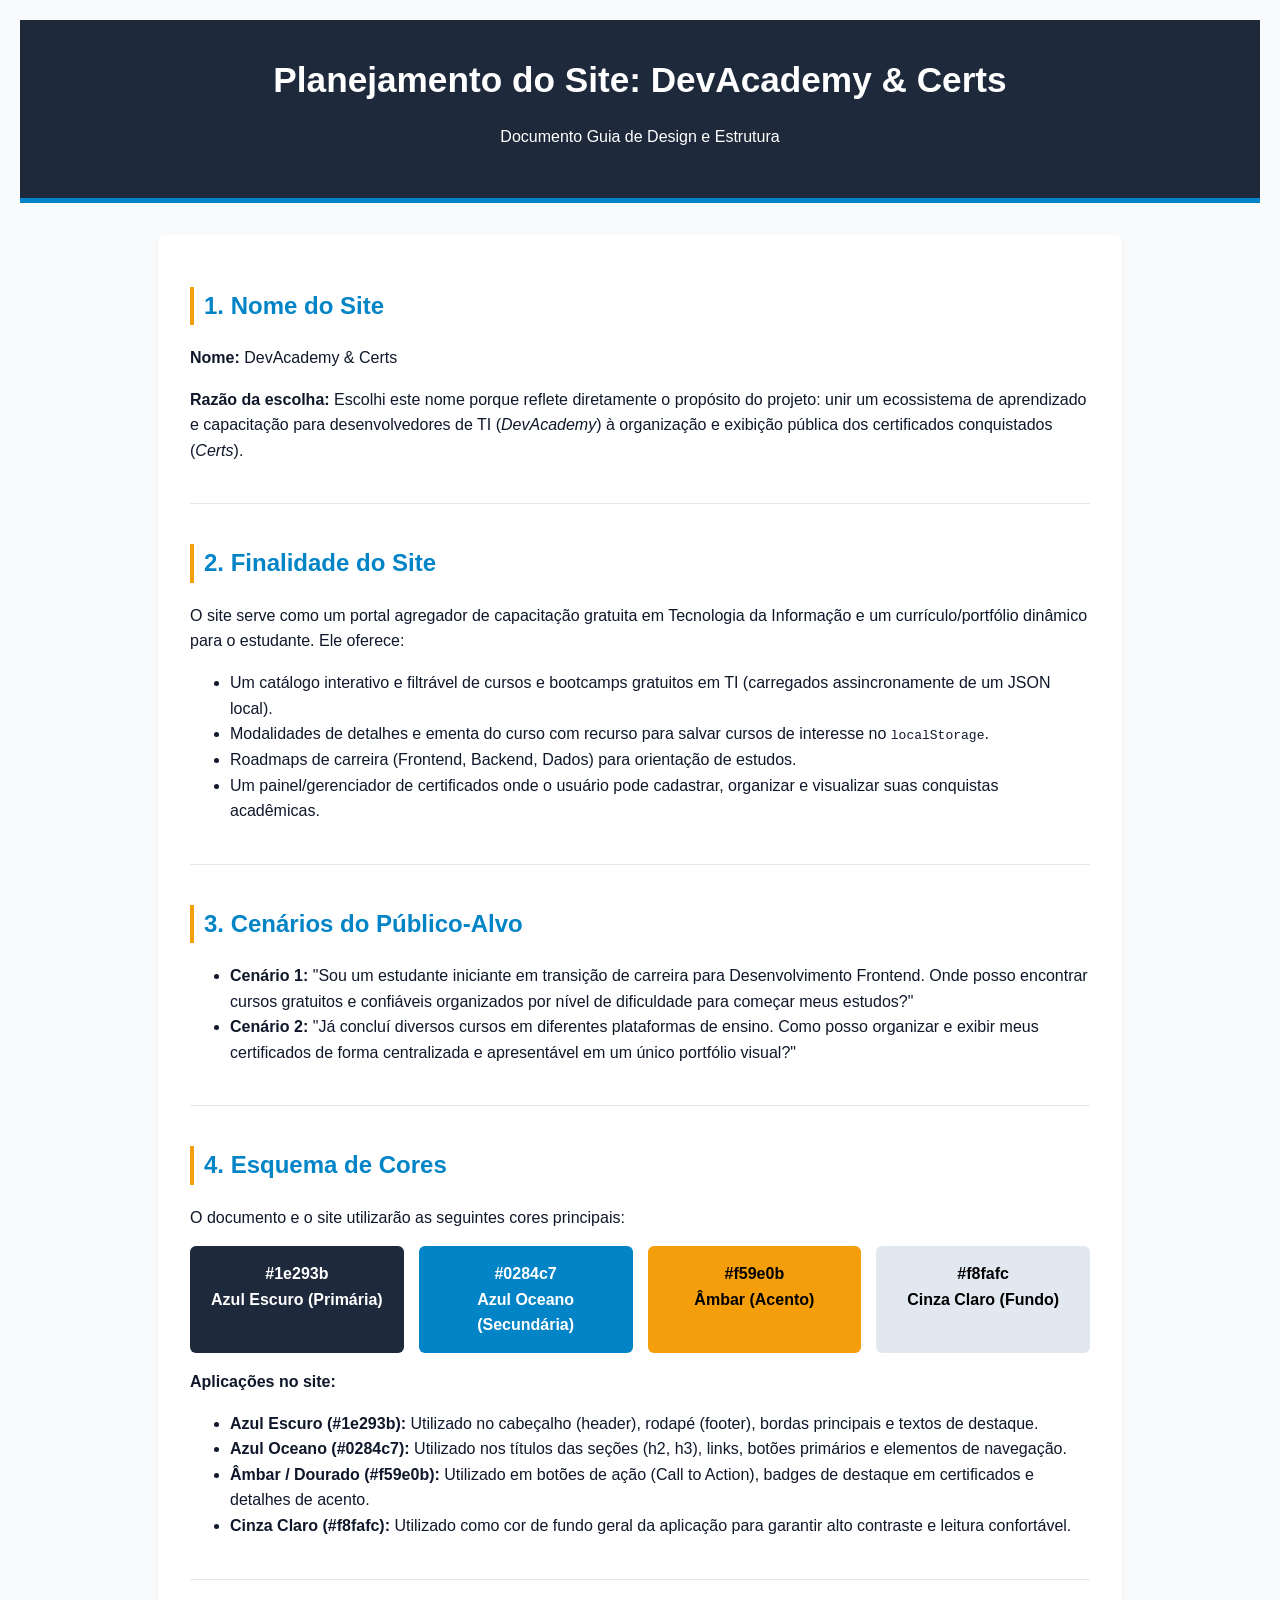
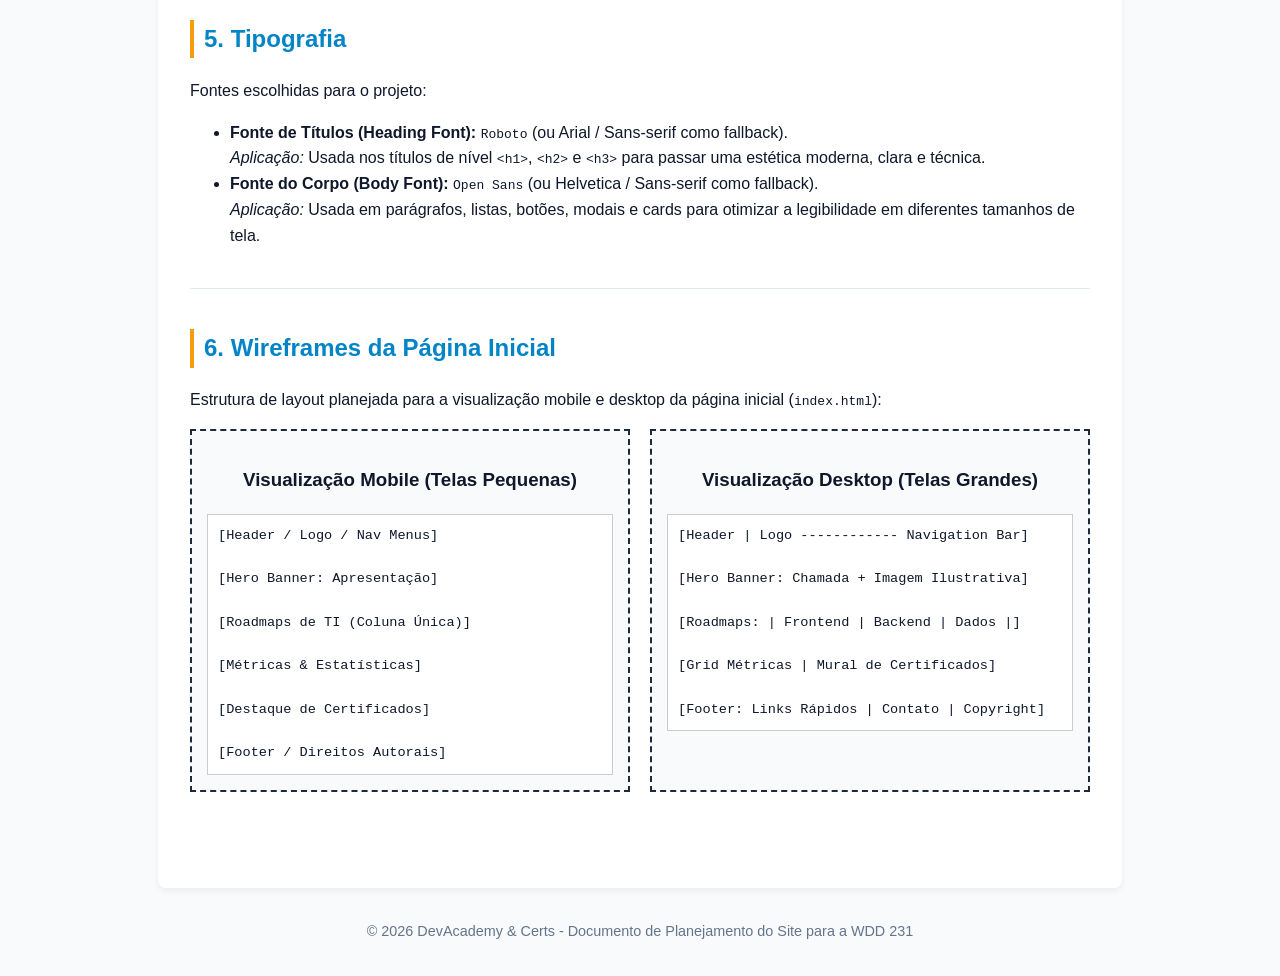
<file: projeto/site_plan.html>
<!DOCTYPE html>
<html lang="pt-BR">
<head>
    <meta charset="UTF-8">
    <meta name="viewport" content="width=device-width, initial-scale=1.0">
    <title>Planejamento do Site - DevAcademy & Certs</title>
    <style>
        /* Define as variáveis do esquema de cores para reuso */
        :root {
            --primary-color: #1e293b;   /* Azul Escuro / Slate */
            --secondary-color: #0284c7; /* Azul Oceano */
            --accent-color: #f59e0b;    /* Âmbar / Dourado */
            --bg-light: #f8fafc;        /* Cinza Claro */
            --text-dark: #0f172a;       /* Texto Escuro */
            --heading-font: 'Roboto', sans-serif;
            --body-font: 'Open Sans', sans-serif;
        }

        /* Aplicação da tipografia e cores padrão no documento */
        body {
            font-family: var(--body-font);
            color: var(--text-dark);
            background-color: var(--bg-light);
            line-height: 1.6;
            margin: 0;
            padding: 20px;
        }

        header {
            background-color: var(--primary-color);
            color: #ffffff;
            padding: 2rem;
            text-align: center;
            border-bottom: 5px solid var(--secondary-color);
            margin-bottom: 2rem;
        }

        h1, h2, h3 {
            font-family: var(--heading-font);
        }

        header h1 {
            margin: 0;
            font-size: 2.2rem;
        }

        main {
            max-width: 900px;
            margin: 0 auto;
            background: #ffffff;
            padding: 2rem;
            border-radius: 8px;
            box-shadow: 0 4px 6px rgba(0, 0, 0, 0.05);
        }

        section {
            margin-bottom: 2.5rem;
            border-bottom: 1px solid #e2e8f0;
            padding-bottom: 1.5rem;
        }

        section:last-of-type {
            border-bottom: none;
        }

        h2 {
            color: var(--secondary-color);
            border-left: 4px solid var(--accent-color);
            padding-left: 10px;
        }

        /* Demonstração visual do esquema de cores */
        .color-palette {
            display: flex;
            gap: 15px;
            flex-wrap: wrap;
            margin-top: 10px;
        }

        .color-box {
            flex: 1;
            min-width: 150px;
            padding: 15px;
            border-radius: 6px;
            color: #ffffff;
            font-weight: bold;
            text-align: center;
        }

        .bg-primary { background-color: var(--primary-color); }
        .bg-secondary { background-color: var(--secondary-color); }
        .bg-accent { background-color: var(--accent-color); color: #000; }
        .bg-light { background-color: #e2e8f0; color: #000; }

        /* Estilo dos Wireframes */
        .wireframe-container {
            display: grid;
            grid-template-columns: 1fr;
            gap: 20px;
            margin-top: 15px;
        }

        @media (min-width: 600px) {
            .wireframe-container {
                grid-template-columns: 1fr 1fr;
            }
        }

        .wireframe-box {
            border: 2px dashed var(--primary-color);
            padding: 15px;
            background-color: var(--bg-light);
            text-align: center;
        }

        .wireframe-sketch {
            border: 1px solid #ccc;
            background: #fff;
            padding: 10px;
            text-align: left;
            font-family: monospace;
            font-size: 0.85rem;
        }

        footer {
            text-align: center;
            margin-top: 2rem;
            font-size: 0.9rem;
            color: #64748b;
        }
    </style>
</head>
<body>

    <header>
        <h1>Planejamento do Site: DevAcademy & Certs</h1>
        <p>Documento Guia de Design e Estrutura</p>
    </header>

    <main>
        <!-- 1. Nome do Site -->
        <section>
            <h2>1. Nome do Site</h2>
            <p><strong>Nome:</strong> DevAcademy & Certs</p>
            <p><strong>Razão da escolha:</strong> Escolhi este nome porque reflete diretamente o propósito do projeto: unir um ecossistema de aprendizado e capacitação para desenvolvedores de TI (<em>DevAcademy</em>) à organização e exibição pública dos certificados conquistados (<em>Certs</em>).</p>
        </section>

        <!-- 2. Finalidade do Site -->
        <section>
            <h2>2. Finalidade do Site</h2>
            <p>O site serve como um portal agregador de capacitação gratuita em Tecnologia da Informação e um currículo/portfólio dinâmico para o estudante. Ele oferece:</p>
            <ul>
                <li>Um catálogo interativo e filtrável de cursos e bootcamps gratuitos em TI (carregados assincronamente de um JSON local).</li>
                <li>Modalidades de detalhes e ementa do curso com recurso para salvar cursos de interesse no <code>localStorage</code>.</li>
                <li>Roadmaps de carreira (Frontend, Backend, Dados) para orientação de estudos.</li>
                <li>Um painel/gerenciador de certificados onde o usuário pode cadastrar, organizar e visualizar suas conquistas acadêmicas.</li>
            </ul>
        </section>

        <!-- 3. Cenários -->
        <section>
            <h2>3. Cenários do Público-Alvo</h2>
            <ul>
                <li><strong>Cenário 1:</strong> "Sou um estudante iniciante em transição de carreira para Desenvolvimento Frontend. Onde posso encontrar cursos gratuitos e confiáveis organizados por nível de dificuldade para começar meus estudos?"</li>
                <li><strong>Cenário 2:</strong> "Já concluí diversos cursos em diferentes plataformas de ensino. Como posso organizar e exibir meus certificados de forma centralizada e apresentável em um único portfólio visual?"</li>
            </ul>
        </section>

        <!-- 4. Esquema de Cores -->
        <section>
            <h2>4. Esquema de Cores</h2>
            <p>O documento e o site utilizarão as seguintes cores principais:</p>
            
            <div class="color-palette">
                <div class="color-box bg-primary">
                    #1e293b<br>Azul Escuro (Primária)
                </div>
                <div class="color-box bg-secondary">
                    #0284c7<br>Azul Oceano (Secundária)
                </div>
                <div class="color-box bg-accent">
                    #f59e0b<br>Âmbar (Acento)
                </div>
                <div class="color-box bg-light">
                    #f8fafc<br>Cinza Claro (Fundo)
                </div>
            </div>

            <p><strong>Aplicações no site:</strong></p>
            <ul>
                <li><strong>Azul Escuro (#1e293b):</strong> Utilizado no cabeçalho (header), rodapé (footer), bordas principais e textos de destaque.</li>
                <li><strong>Azul Oceano (#0284c7):</strong> Utilizado nos títulos das seções (h2, h3), links, botões primários e elementos de navegação.</li>
                <li><strong>Âmbar / Dourado (#f59e0b):</strong> Utilizado em botões de ação (Call to Action), badges de destaque em certificados e detalhes de acento.</li>
                <li><strong>Cinza Claro (#f8fafc):</strong> Utilizado como cor de fundo geral da aplicação para garantir alto contraste e leitura confortável.</li>
            </ul>
        </section>

        <!-- 6. Tipografia -->
        <section>
            <h2>5. Tipografia</h2>
            <p>Fontes escolhidas para o projeto:</p>
            <ul>
                <li><strong>Fonte de Títulos (Heading Font):</strong> <code>Roboto</code> (ou Arial / Sans-serif como fallback).
                    <br><em>Aplicação:</em> Usada nos títulos de nível <code>&lt;h1&gt;</code>, <code>&lt;h2&gt;</code> e <code>&lt;h3&gt;</code> para passar uma estética moderna, clara e técnica.
                </li>
                <li><strong>Fonte do Corpo (Body Font):</strong> <code>Open Sans</code> (ou Helvetica / Sans-serif como fallback).
                    <br><em>Aplicação:</em> Usada em parágrafos, listas, botões, modais e cards para otimizar a legibilidade em diferentes tamanhos de tela.
                </li>
            </ul>
        </section>

        <!-- 7. Wireframe -->
        <section>
            <h2>6. Wireframes da Página Inicial</h2>
            <p>Estrutura de layout planejada para a visualização mobile e desktop da página inicial (<code>index.html</code>):</p>
            
            <div class="wireframe-container">
                <div class="wireframe-box">
                    <h3>Visualização Mobile (Telas Pequenas)</h3>
                    <div class="wireframe-sketch">
                        [Header / Logo / Nav Menus]<br><br>
                        [Hero Banner: Apresentação]<br><br>
                        [Roadmaps de TI (Coluna Única)]<br><br>
                        [Métricas & Estatísticas]<br><br>
                        [Destaque de Certificados]<br><br>
                        [Footer / Direitos Autorais]
                    </div>
                </div>

                <div class="wireframe-box">
                    <h3>Visualização Desktop (Telas Grandes)</h3>
                    <div class="wireframe-sketch">
                        [Header | Logo ------------ Navigation Bar]<br><br>
                        [Hero Banner: Chamada + Imagem Ilustrativa]<br><br>
                        [Roadmaps: | Frontend | Backend | Dados |]<br><br>
                        [Grid Métricas  |  Mural de Certificados]<br><br>
                        [Footer: Links Rápidos | Contato | Copyright]
                    </div>
                </div>
            </div>
        </section>
    </main>

    <footer>
        <p>&copy; 2026 DevAcademy & Certs - Documento de Planejamento do Site para a WDD 231</p>
    </footer>

</body>
</html>
</file>
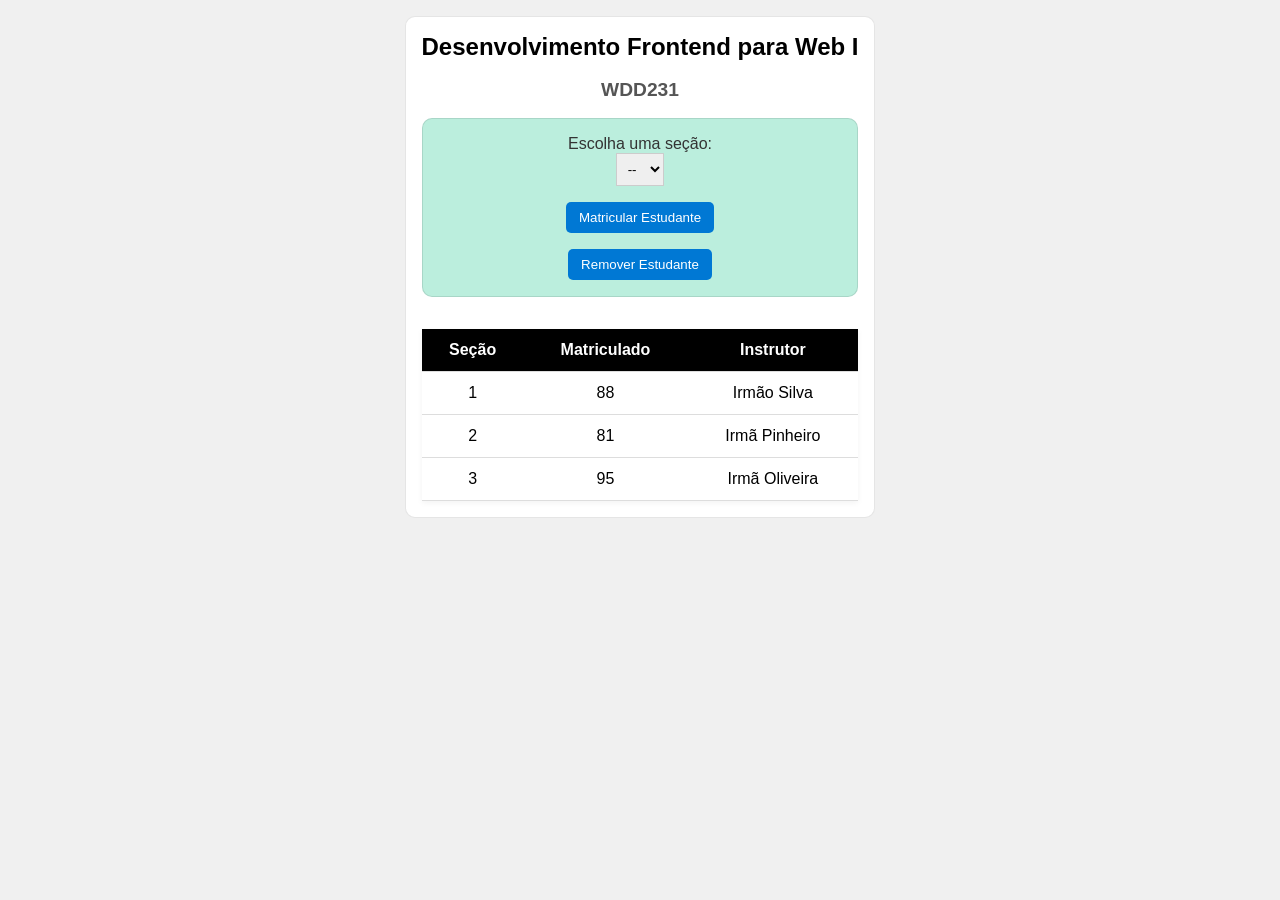
<file: Semana03/modulos.html>
<html lang="pt-br"><head>
  <meta charset="UTF-8">
  <meta name="viewport" content="width=device-width, initial-scale=1.0">
  <title>Exemplo de Módulos: Curso e Seções</title>
  <link rel="stylesheet" href="estilos/modulos.css">
  <script type="module" src="scripts/modulos.mjs"></script>
</head>
<body>
  <main>
    <h1 id="nomeCurso">Desenvolvimento Frontend para Web I</h1>
    <h2 id="codigoCurso">WDD231</h2>

    <div id="matricula">
      <p>Escolha uma seção:</p>
      <select id="numeroSecao">
        <option value="0" disabled="" selected="">--</option>
      <option value="1">1</option><option value="2">2</option><option value="3">3</option></select>
      <button id="matricularEstudante">Matricular Estudante</button>
      <button id="removerEstudante">Remover Estudante</button>
    </div>

    <table>
      <thead>
        <tr>
          <th>Seção</th>
          <th>Matriculado</th>
          <th>Instrutor</th>
        </tr>
      </thead>
      <tbody id="secoes"><tr>
    <td>1</td>
    <td>88</td>
    <td>Irmão Silva</td></tr><tr>
    <td>2</td>
    <td>81</td>
    <td>Irmã Pinheiro</td></tr><tr>
    <td>3</td>
    <td>95</td>
    <td>Irmã Oliveira</td></tr></tbody>
    </table>
  </main>
</body></html>
</file>
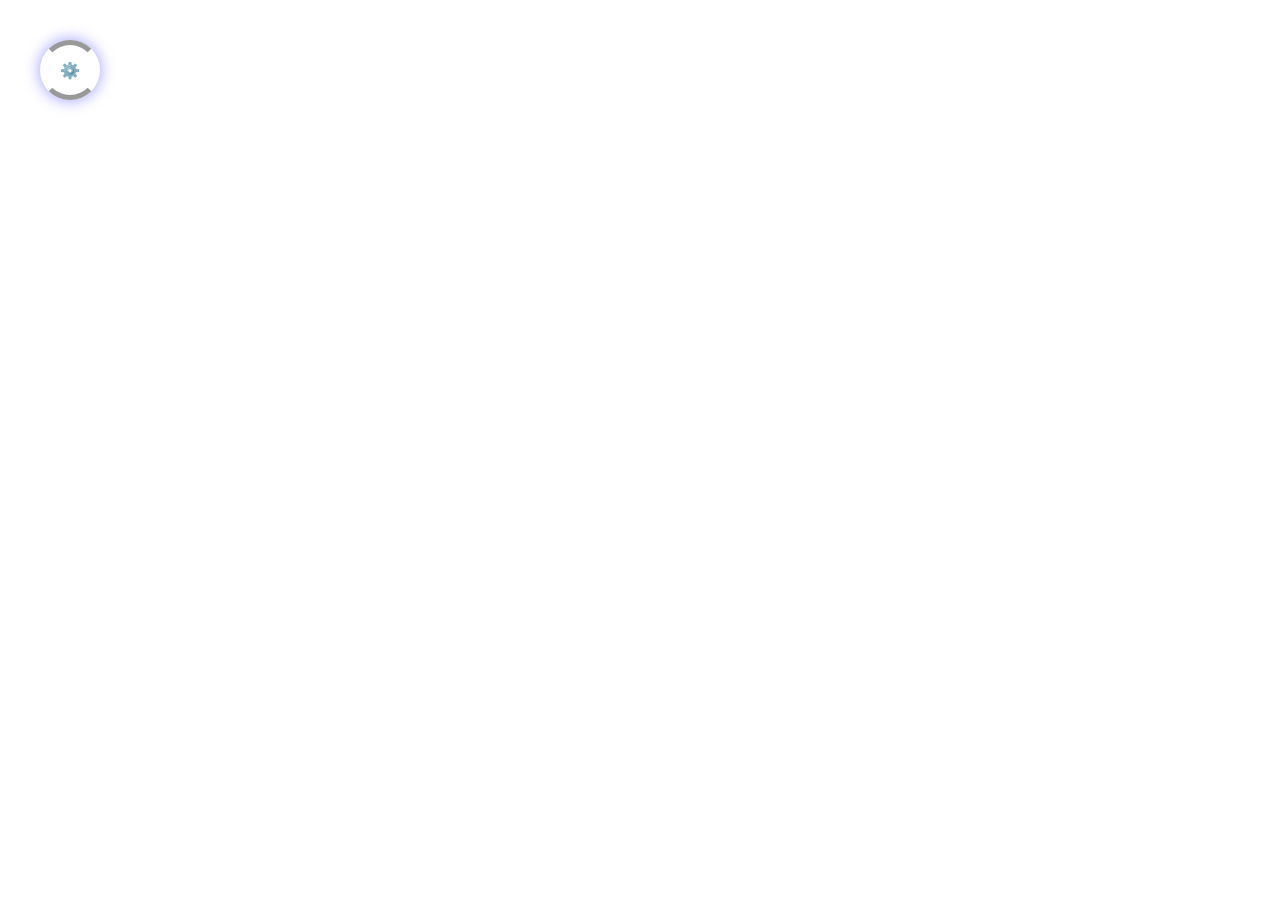
<file: Semana04/animacao.html>
<!DOCTYPE html>
<html lang="en">
<head>
    <meta charset="UTF-8">
    <meta name="viewport" content="width=device-width, initial-scale=1.0">
    <title>Animaçao & Transição</title>
    
    <link rel="stylesheet" href="animacao.css">
</head>
<body>
    <div id="carregador"></div>
    
</body>
</html>
</file>
<file: estilos/telas-pequenas.css>
/* Configurações Globais */
*, *:before, *:after {
    box-sizing: border-box;
}

body {
    font-family: Arial, sans-serif;
    margin: 0;
    padding: 0;
    line-height: 1.6;
    background-color: #f4f4f9;
    color: #333;
}

/* Header */
header {
    background-color: #003366;
    color: #fff;
    display: flex;
    align-items: center;
    justify-content: space-between;
    padding: 1rem;
}

header .logo {
    width: 40px;
    height: auto;
}

/* Botão do Menu Hambúrguer */
#menu {
    font-size: 1.5rem;
    background: none;
    border: none;
    color: white;
    cursor: pointer;
}

#menu::before {
    content: "☰";
}

#menu.open::before {
    content: "❌";
}

/* Navegação */
nav {
    background-color: #333;
}

.navegacao {
    list-style: none;
    padding: 0;
    margin: 0;
    display: none;
}

.navegacao.open {
    display: block;
}

.navegacao li a {
    display: block;
    padding: 0.8rem;
    color: white;
    text-decoration: none;
    text-align: center;
}

.navegacao li a:hover,
.navegacao li a.active {
    background-color: #555;
}

/* Layout do Main */
main {
    padding: 1rem;
    max-width: 1200px;
    margin: 0 auto;
}

h1 {
    margin-top: 0;
    margin-bottom: 1rem;
    color: #003366;
}

/* Container dos Cards Pessoais (Sobre Mim e Foto) */
.sectCardsPersonal {
    display: grid;
    grid-template-columns: 1fr; /* Em telas pequenas, fica empilhado */
    gap: 1.5rem;                /* Espaço entre os containers */
    margin-bottom: 1.5rem;
}

/* Estilo Padrão para Seções/Cards */
.card {
    background-color: #ffffff;
    border: 1px solid #ddd;
    border-radius: 8px;
    padding: 1.2rem;
    box-shadow: 0 2px 4px rgba(0,0,0,0.05);
}

.card h2 {
    margin-top: 0;
    color: #003366;
    border-bottom: 2px solid #eee;
    padding-bottom: 0.5rem;
}

/* Filtros e Lista de Cursos */
.filtros {
    display: flex;
    justify-content: space-around;
    gap: 0.5rem;
    margin: 1rem 0;
}

.filtros button {
    flex: 1;
    padding: 0.6rem;
    cursor: pointer;
    border: 1px solid #003366;
    background-color: #fff;
    color: #003366;
    border-radius: 4px;
    font-weight: bold;
}

.filtros button:hover {
    background-color: #003366;
    color: #fff;
}

.container-cursos {
    display: grid;
    grid-template-columns: 1fr;
    gap: 0.8rem;
    margin-top: 1rem;
}

.curso-card {
    padding: 1rem;
    border-radius: 4px;
    text-align: center;
    font-weight: bold;
    border: 1px solid #ccc;
}

.curso-card.concluido {
    background-color: #d4edda;
    border-color: #c3e6cb;
    color: #155724;
}

.curso-card.pendente {
    background-color: #f8d7da;
    border-color: #f5c6cb;
    color: #721c24;
}

#total-creditos {
    font-weight: bold;
    margin-top: 1rem;
}

/* Rodapé */
footer {
    background-color: #003366;
    color: white;
    text-align: center;
    padding: 1.5rem 1rem;
    margin-top: 2rem;
}

.redes-sociais {
    margin-bottom: 1rem;
}

.redes-sociais img {
    width: 32px;
    height: 32px;
    margin: 0 8px;
    transition: transform 0.2s;
}

.redes-sociais img:hover {
    transform: scale(1.1);
}

/* --- BOTÕES DOS CARDS --- */
.btn-Modal {
    width: 100%;
    padding: 10px 16px;
    background: transparent;
    border: none;
    border-radius: 6px;
    color: #2c3e50;
    font-size: 1rem;
    font-weight: 700;
    cursor: pointer;
    transition: color 0.2s ease, background-color 0.2s ease;
}

.btn-Modal:hover {
    color: #0056b3;
    background-color: rgba(0, 0, 0, 0.05);
}

/* --- BOTÃO DE FECHAR O MODAL --- */
#btnFecharDialog {
    position: absolute;
    top: 14px;
    right: 14px;
    padding: 6px 14px;
    background-color: #e74c3c;
    color: #ffffff;
    border: none;
    border-radius: 6px;
    font-size: 0.875rem;
    font-weight: 600;
    cursor: pointer;
    transition: background-color 0.2s ease;
}

#btnFecharDialog:hover {
    background-color: #c0392b;
}

/* --- BOTÕES DE FILTRO (TODOS, CSE, WDD) --- */
#todos, #cse, #wdd {
    padding: 8px 16px;
    background-color: #ffffff;
    color: #333333;
    border: 1px solid #cccccc;
    border-radius: 6px;
    font-size: 0.9rem;
    font-weight: 600;
    cursor: pointer;
    transition: all 0.2s ease;
}

#todos:hover, #cse:hover, #wdd:hover {
    background-color: #2c3e50;
    color: #ffffff;
    border-color: #2c3e50;
}
</file>
<file: estilos/maior.css>
@media screen and (min-width: 600px) {
    /* Oculta o botão hambúrguer no Desktop */
    #menu {
        display: none;
    }

    header {
        display: flex;
        justify-content: left;
        align-items: center;
    }
    
    header h1 {
        color: rgb(253, 253, 253);
        margin-top: 10px;
    }

    /* Navegação Horizontal com Flexbox */
    .navegacao {
        display: flex !important;
        justify-content: space-around;
    }

    .navegacao li {
        flex: 1;
    }

    /* Container dos Cards Pessoais lado a lado */
    .sectCardsPersonal {
        grid-template-columns: 2fr 1fr; /* 2 colunas com espaço idêntico */
        gap: 2rem;                       /* Espaçamento entre Sobre Mim e Foto */
    }

    /* Grid para os cartões de cursos */
    .container-cursos {
        grid-template-columns: repeat(3, 1fr);
        gap: 1rem;
    }

    /* Ajustes exclusivos para telas maiores */
.btn-Modal {
    font-size: 1.1rem;
    padding: 12px 18px;
}

#btnFecharDialog {
    padding: 8px 16px;
}
}
</file>
<file: estilos/profetas.css>
header{
    align-items: center;
    text-align: center;
    border-bottom:  2px solid #e2e8f0;
    font-size: 1.5rem;
}


body {
    font-family: 'Segoe UI', Tahoma, Geneva, Verdana, sans-serif;
    background-color: #f4f7f6;
    margin: 0;
    padding: 20px;
    color: #333;

 }

 #cartoes {
    display: grid;
    grid-template-columns: repeat(auto-fit, minmax(320px, 1fr));
    gap: 25px;
    max-width: 1200px;  
    margin: 0 auto;
    padding: 20px;
    
 }

 #cartoes section{
    background-color: #ffffff;
    border-radius: 12px;
    box-shadow: 0 4px 8px rgb(0, 0, 0, 0.8);
    padding: 20px;
    display: flex;
    flex-direction: column;
    align-items: center;
    text-align: center;
    transition: transform 0.2s ease-in-out, box-shadow 0.2s ease-in-out;
 }

#cartoes section:hover{
    transform: translateY(-5px);
    box-shadow: 0 8px 16px rgb(0,0,0,0.1);
}

#cartoes h2 {
    font-size: 1.4rem;
    color: #1a365d;
    margin-top: 0;
    margin-bottom: 15px;
    border-bottom: 2px solid #e2e8f0;
    padding-bottom: 8px;
    width: 100%;
}

#cartoes p{
    font-size: 1.2rem;
    color: #1a365d;
    margin-top: 0;
    margin-bottom: 15px;
    padding-bottom: 8px;
    width: 100%;
}

#cartoes img{
    border-radius: 8px;
    box-shadow: 0 2px 30px rgb(116, 190, 243, 0.5);
    max-width: 100%;
    height: auto;
    object-fit: cover;
    background-color: #f0f0f0;
}

footer{
    border-top:  2px solid #90949a;
    margin-top: 10px;
    padding: 10px;
    align-items: center;
    text-align: center;
}
</file>
<file: camara/estilos/telas-pequenas.css>
/* Configurações Globais */
 

body {
    font-family: 'Segoe UI', Tahoma, Geneva, Verdana, sans-serif;
    background-color: #f4f7f6;
    margin: 0;
    padding: 0;
    color: #2d3748;
}

/* Header & Navegação Mobile */
header {
    background-color: #1a365d;
    color: #ffffff;
    padding: 10px 15px;
}

.header-container {
    display: flex;
    align-items: center;
    justify-content: start;
}


.header-titulo h1 {
    font-size: 1.3rem;
    margin: 0;
}

.header-titulo p {
    margin: 0;
    font-size: 0.85rem;
    color: #cbd5e0;
}

#btnMenu {
    background: none;
    border: none;
    color: white;
    font-size: 2rem;
    cursor: pointer;
}

.navegacao {
    display: none;
    list-style: none;
    padding: 0;
    margin: 10px 0 0 0;
}

.navegacao.open {
    display: flex;
    flex-direction: column;
}

.navegacao li a {
    display: block;
    padding: 10px;
    color: white;
    text-decoration: none;
    text-align: center;
    border-bottom: 1px solid #2b6cb0;
}

.navegacao li a.active,
.navegacao li a:hover {
    background-color: #2b6cb0;
    font-weight: bold;
}

/* Layout do Main (Mobile - 1 Coluna) */
.grid-home {
    display: grid;
    grid-template-columns: 1fr;
    gap: 20px;
    padding: 15px;
    max-width: 1200px;
    margin: 0 auto;
}

/* Hero Section & CTA */
.hero-container {
    position: relative;
    border-radius: 8px;
    overflow: hidden;
}

.hero-img {
    width: 100%;
    height: auto;
    display: block;
    object-fit: cover;
}

.cta-overlay {
    position: absolute;
    bottom: 0;
    background: rgba(26, 54, 93, 0.85);
    color: white;
    padding: 15px;
    width: 100%;
    text-align: center;
}

.cta-overlay h2 {
    font-size: 1.1rem;
    margin: 0 0 5px 0;
}

.cta-overlay p {
    font-size: 0.85rem;
    margin-bottom: 10px;
}

.btn-cta {
    display: inline-block;
    background-color: #dd6b20;
    color: white;
    padding: 8px 16px;
    text-decoration: none;
    border-radius: 5px;
    font-weight: bold;
}

.btn-cta:hover {
    background-color: #c05621;
}

/* Seções e Cards Genericos */
.card-home, .destaques-container {
    background: white;
    border-radius: 8px;
    padding: 15px;
    box-shadow: 0 2px 6px rgba(0,0,0,0.1);
}

.card-home h2, .destaques-container h2 {
    color: #1a365d;
    margin-top: 0;
    border-bottom: 2px solid #e2e8f0;
    padding-bottom: 8px;
}

/* Meteorologia */
.clima-detalhes {
    display: flex;
    align-items: center;
    gap: 15px;
}

.previsao-grid {
    display: grid;
    grid-template-columns: repeat(3, 1fr);
    gap: 10px;
    text-align: center;
}

.previsao-item {
    background-color: #edf2f7;
    padding: 8px;
    border-radius: 6px;
    font-size: 0.85rem;
}

/* Destaques (Sorteio JS) */
.grid-destaques {
    display: grid;
    grid-template-columns: 1fr;
    gap: 15px;
}

.card-destaque {
    border: 1px solid #e2e8f0;
    border-radius: 8px;
    padding: 15px;
    text-align: center;
    background-color: #faf5ff;
}

.card-destaque img {
    max-width: 70px;
    height: auto;
    margin-bottom: 10px;
}

.badge-ouro {
    background-color: #d69e2e;
    color: white;
    padding: 2px 8px;
    border-radius: 4px;
    font-size: 0.75rem;
}

.badge-prata {
    background-color: #718096;
    color: white;
    padding: 2px 8px;
    border-radius: 4px;
    font-size: 0.75rem;
}

/* Rodapé */
footer {
    background-color: #1a365d;
    color: white;
    text-align: center;
    padding: 20px;
    margin-top: 30px;
}

.redes-sociais {
    margin: 15px 0;
}

.redes-sociais a {
    margin: 0 8px;
}

.redes-sociais img {
    border-radius: 50%;
}

/* Controles do Diretório */
.controles-view {
    display: flex;
    justify-content: center;
    gap: 1rem;
    margin: 1.5rem 0;
}

.controles-view button {
    padding: 0.5rem 1.2rem;
    font-size: 1rem;
    cursor: pointer;
    border: 1px solid #003366;
    background-color: #ffffff;
    color: #003366;
    border-radius: 4px;
    transition: all 0.3s ease;
}

.controles-view button.ativo,
.controles-view button:hover {
    background-color: #003366;
    color: #ffffff;
}

/* Regra reutilizada de Imagens (Fundo Branco, Moldura e Centralização) */
.card-membro img {
    background-color: #ffffff;
    border-radius: 50%;
    padding: 8px;
    width: 90px;
    height: 90px;
    object-fit: contain;
    box-shadow: 0 2px 6px rgba(0,0,0,0.15);
    display: block;
    margin: 0 auto 0.8rem;
}
/* Container de Cartões em Grade */
.grid-view {
    display: grid;
    grid-template-columns: 1fr;
    gap: 1.5rem;
    padding: 1rem;
}

/* Card Individual do Membro */
.card-membro {
    background-color: #ffffff;
    border: 1px solid #e0e0e0;
    border-radius: 8px;
    padding: 1.2rem;
    text-align: center;
    box-shadow: 0 2px 5px rgba(0,0,0,0.05);
}

/* Imagem do Logo com Fundo Branco */
.card-membro img {
    background-color: #ffffff;
    border-radius: 50%;
    padding: 8px;
    width: 80px;
    height: 80px;
    object-fit: contain;
    border: 1px solid #ddd;
    margin: 0 auto 1rem;
    display: block;
}

/* Estilos de Badges de Associação */
.badge {
    display: inline-block;
    padding: 0.2rem 0.6rem;
    font-size: 0.85rem;
    font-weight: bold;
    border-radius: 12px;
    margin-bottom: 0.5rem;
}

.badge-nivel-1 { background-color: #cd7f32; color: #fff; } /* Bronze */
.badge-nivel-2 { background-color: #c0c0c0; color: #333; } /* Prata */
.badge-nivel-3 { background-color: #ffd700; color: #333; } /* Ouro */

/* Visualização em Lista */
.list-view {
    display: flex;
    flex-direction: column;
    gap: 0.5rem;
    padding: 1rem;
}

.list-view .card-membro {
    display: flex;
    flex-direction: column;
    align-items: center;
    text-align: left;
    padding: 0.8rem;
}

/* Layout Mobile-First para Cabeçalho e Rodapé */
header {
  background-color: var(--primary-color, #1a365d);
  color: #ffffff;
  padding: 1rem;
}

.header-container {
  display: flex;
  align-items: center;
  justify-content: space-between;
}

.header-titulo h1 {
  font-size: 1.4rem;
  margin: 0;
  color: #ffffff;
}

.header-titulo p {
  margin: 0;
  font-size: 0.9rem;
  opacity: 0.8;
}

#btnMenu {
  background: none;
  border: none;
  color: #ffffff;
  font-size: 2rem;
  cursor: pointer;
}

.navegacao {
  list-style: none;
  padding: 0;
  margin: 1rem 0 0 0;
  display: flex;
  flex-direction: column;
  gap: 0.5rem;
}

.navegacao a {
  color: #ffffff;
  text-decoration: none;
  padding: 0.5rem 1rem;
  display: block;
  border-radius: 4px;
}

.navegacao a.active,
.navegacao a:hover {
  background-color: var(--primary-hover, #2b6cb0);
}

/* Rodapé */
footer {
  background-color: #0f172a;
  color: #e2e8f0;
  padding: 2rem 1rem;
  text-align: center;
  display: flex;
  flex-direction: column;
  gap: 1.5rem;
}

.redes-sociais {
  display: flex;
  justify-content: center;
  gap: 1rem;
}

.redes-sociais img {
  border-radius: 50%;
  transition: transform 0.2s ease;
}

.redes-sociais img:hover {
  transform: scale(1.15);
}

/* Container de Mensagem de Boas-Vindas */
.boas-vindas-visita {
    background-color: #f0f4f8;
    color: #1a365d;
    padding: 1rem;
    margin: 1rem 0;
    border-left: 5px solid #0056b3;
    font-weight: bold;
    text-align: center;
}

/* Estrutura do Grid de Áreas Nomeadas (Mobile - 1 coluna sequencial) */
.grid-cartoes {
    display: grid;
    gap: 1.5rem;
    grid-template-columns: 1fr;
    grid-template-areas:
        "item1"
        "item2"
        "item3"
        "item4"
        "item5"
        "item6"
        "item7"
        "item8";
}

.card-item {
    background: #ffffff;
    border: 1px solid #e2e8f0;
    border-radius: 8px;
    padding: 1rem;
    box-shadow: 0 2px 5px rgba(0,0,0,0.05);
}

.card-item img {
    width: 300px;
    height: auto;
    object-fit: cover;
    border-radius: 4px;
}

/* Sem efeito de hover nas imagens para dispositivos móveis */
.card-item img:hover {
    transform: none;
    filter: none;
}
</file>
<file: camara/estilos/telas-grandes.css>
@media screen and (min-width: 768px) {
    /* Esconde o botão do menu e exibe navegação horizontal */
    #btnMenu {
        display: none;
    }

    .navegacao {
        display: flex !important;
        flex-direction: row;
        justify-content: flex-end;
        gap: 10px;
        margin-top: 0;
    }

    .navegacao li a {
        border-bottom: none;
        border-radius: 4px;
    }

    /* Layout da Home em Grid Multi-colunas */
    .grid-home {
        grid-template-columns: 2fr 1fr;
        grid-template-areas:
            "hero hero"
            "eventos clima"
            "destaques destaques";
    }

    .hero-container {
        grid-area: hero;
    }

    .eventos {
        grid-area: eventos;
    }

    .clima {
        grid-area: clima;
    }

    .destaques-container {
        grid-area: destaques;
    }

    /* Grade de Membros em Destaque no Desktop */
    .grid-destaques {
        grid-template-columns: repeat(3, 1fr);
    }
}

/* Layout em Grade para Telas Grandes (3 colunas) */
.grid-view {
    grid-template-columns: repeat(auto-fit, minmax(280px, 1fr));
}

/* Layout em Lista para Telas Grandes (Linhas horizontais) */
.list-view .card-membro {
    flex-direction: row;
    justify-content: space-between;
    text-align: left;
}

.list-view .card-membro img {
    margin: 0 1rem 0 0;
}

.list-view .info-membro {
    display: flex;
    flex: 1;
    justify-content: space-between;
    align-items: center;
    gap: 1rem;
}

/* Media Query para Telas Médias e Grandes (Laptops e Desktops) */
@media screen and (min-width: 992px) {
  .join-container {
    display: grid;
    grid-template-columns: 3fr 2fr; /* Formulário maior à esquerda, cartões à direita */
    align-items: start;
  }

  .membership-cards {
    grid-template-columns: 1fr; /* Cartões empilhados verticalmente na coluna da direita */
  }

  /* Efeito em cascata (delay) na animação dos cartões */
  .card-animated:nth-child(1) { animation-delay: 0.1s; }
  .card-animated:nth-child(2) { animation-delay: 0.25s; }
  .card-animated:nth-child(3) { animation-delay: 0.4s; }
  .card-animated:nth-child(4) { animation-delay: 0.55s; }
}
</file>
<file: camara/estilos/assocacao.css>
/* ==========================================================================
   Variáveis Globais e Estilos do Formulário de Associação
   ========================================================================== */
:root {
  --primary-color: #1a365d;
  --primary-hover: #2b6cb0;
  --accent-color: #d69e2e;
  --bg-light: #f7fafc;
  --text-dark: #2d3748;
  --border-color: #cbd5e0;
  --shadow-sm: 0 2px 4px rgba(0, 0, 0, 0.05);
  --shadow-md: 0 4px 12px rgba(0, 0, 0, 0.1);
  --radius: 8px;
  --transition: all 0.3s ease;
}

/* Layout Geral do Main */
.join-main {
  display: flex;
  flex-direction: column;
  align-items: center; /* Centraliza título e containers no eixo horizontal */
  justify-content: center;
}

.join-main h1 {
  text-align: center;
  color: var(--primary-color);
  font-size: 2.25rem;
  margin-bottom: 0.5rem;
}

.intro-text {
  text-align: center;
  color: #4a5568;
  margin-bottom: 2.5rem;
  font-size: 1.05rem;
}

/* Container Responsivo */
.join-container {
  width: 100%;
  display: flex;
  flex-direction: column;
  align-items: center;
}

/* ==========================================================================
   Área Fixa do Banner (Nova Estrutura)
   ========================================================================== */
.section-banner {
  width: 100%;
  max-width: 600px; /* Alinha perfeitamente com a largura máxima do formulário */
  height: 250px;    /* Altura fixa necessária para abrigar o maior texto (Nível Ouro) */
  margin-bottom: 40px; /* Margem segura para afastar o formulário de baixo */
  position: relative;
  box-sizing: border-box;
}

.membership-cards {
  display: flex;
  flex-direction: column;
  width: 100%;
  height: 30%;
}

.membership-cards h2 {
  color: var(--primary-color);
  font-size: 1.5rem;
  margin-bottom: 1rem;
  text-align: center;
}

/* ==========================================================================
   Cartões de Nível de Associação & Animação
   ========================================================================== */
.card {
  background-color: #ffffff;
  padding: 1.5rem;
  border-radius: var(--radius);
  border: 1px solid var(--border-color);
  box-shadow: var(--shadow-sm);
  display: none; /* Mantém oculto até receber a classe .ativo */
  flex-direction: column;
  justify-content: space-between;
  gap: 1rem;
  box-sizing: border-box;
  width: 100%;
}

.card.ativo {
  display: flex; /* Exibe o card como flexbox apenas se estiver ativo */
}

.card h3 {
  margin-top: 0;
  color: var(--primary-color);
  border-bottom: 2px solid var(--accent-color);
  padding-bottom: 0.5rem;
}

.card p {
  color: #4a5568;
  font-size: 0.95rem;
  line-height: 1.5;
  margin: 0;
}

.card ul {
  padding-left: 1.25rem;
  margin: 0;
  color: var(--text-dark);
}

.card ul li {
  margin-bottom: 0.5rem;
  font-size: 0.9rem;
}

.open-modal {
  background-color: transparent;
  color: var(--primary-color);
  border: 2px solid var(--primary-color);
  padding: 0.6rem 1rem;
  border-radius: 6px;
  font-weight: 600;
  cursor: pointer;
  transition: var(--transition);
  align-self: flex-start;
  margin-top: auto;
}

.open-modal:hover,
.open-modal:focus {
  background-color: var(--primary-color);
  color: #ffffff;
}

/* Animação Inicial dos Cartões */
@keyframes slideFadeUp {
  0% {
    opacity: 0;
    transform: translateY(30px);
  }
  100% {
    opacity: 1;
    transform: translateY(0);
  }
}

.card-animated {
  animation: slideFadeUp 5s cubic-bezier(0.16, 1, 0.3, 1) both;
}

/* ==========================================================================
   Formulário (Posicionado abaixo do Banner com margem)
   ========================================================================== */
.join-form {
  width: 100%;
  max-width: 600px;
  margin: 0 auto;
  background-color: #ffffff;
  padding: 2rem;
  border-radius: var(--radius);
  box-shadow: var(--shadow-md);
  display: flex;
  flex-direction: column;
  gap: 1.5rem;
  border: 1px solid var(--border-color);
  box-sizing: border-box;
}

/* Agrupamento por Fieldset */
.join-form fieldset {
  border: 1px solid var(--border-color);
  border-radius: 6px;
  padding: 1.25rem;
  display: flex;
  flex-direction: column;
  gap: 1.25rem;
  background-color: var(--bg-light);
}

.join-form legend {
  font-weight: 700;
  color: var(--primary-color);
  padding: 0 0.5rem;
}

.join-form label {
  display: flex;
  flex-direction: column;
  font-weight: 600;
  color: var(--text-dark);
  font-size: 0.95rem;
  gap: 0.5rem;
}

.join-form input[type="text"],
.join-form input[type="email"],
.join-form input[type="tel"],
.join-form select,
.join-form textarea {
  width: 100%;
  padding: 0.75rem 1rem;
  border: 1.5px solid var(--border-color);
  border-radius: 6px;
  font-size: 1rem;
  color: var(--text-dark);
  background-color: #fff;
  transition: var(--transition);
  box-sizing: border-box;
}

.join-form input:focus,
.join-form select:focus,
.join-form textarea:focus {
  outline: none;
  border-color: var(--primary-hover);
  box-shadow: 0 0 0 3px rgba(43, 108, 176, 0.2);
}

/* Validação Visual */
.join-form input:required:valid,
.join-form select:required:valid {
  border-left: 4px solid #38a169;
}

.join-form input:required:invalid:not(:placeholder-shown) {
  border-left: 4px solid #e53e3e;
}

/* Botão de Envio */
.submit-btn {
  background-color: var(--primary-color);
  color: #ffffff;
  font-size: 1.1rem;
  font-weight: 700;
  padding: 0.9rem;
  border: none;
  border-radius: 6px;
  cursor: pointer;
  transition: var(--transition);
  margin-top: 0.5rem;
}

.submit-btn:hover,
.submit-btn:focus {
  background-color: var(--primary-hover);
  transform: translateY(-2px);
  box-shadow: var(--shadow-md);
}

/* Modais (dialog) */
dialog {
  border: none;
  border-radius: var(--radius);
  padding: 2rem;
  max-width: 500px;
  width: 90%;
  box-shadow: 0 10px 25px rgba(0, 0, 0, 0.2);
}

dialog::backdrop {
  background: rgba(0, 0, 0, 0.6);
  backdrop-filter: blur(2px);
}

.modal-content {
  position: relative;
}

.close-modal {
  position: absolute;
  top: -10px;
  right: -10px;
  background: none;
  border: none;
  font-size: 1.8rem;
  cursor: pointer;
  color: #a0aec0;
}

.close-modal:hover {
  color: var(--text-dark);
}

/* ==========================================================================
   Responsividade Mobile (Ajustes de Altura)
   ========================================================================== */
@media (max-width: 480px) {
  .section-banner {
    /* Telas menores quebram mais linhas na lista, exigindo um pouco mais de altura */
    height: 280px; 
    margin-bottom: 30px;
  }
}
</file>
<file: Semana03/estilos/modulos.css>
* {
  margin: 0;
  padding: 0;
  box-sizing: border-box;
}

body {
  font-family: Arial, sans-serif;
  background-color: #f0f0f0;
}

main {
  padding: 1rem;
  background-color: #fff;
  color: #333;
  width: fit-content;
  margin: 1rem auto;
  border: 1px solid rgb(0 0 0 / 10%);
  border-radius: 10px;
}

h1 {
  font-size: 1.5rem;
  color: #000;
}

h2 {
  font-size: 1.2rem;
  color: #555;
}

h1,
h2 {
  text-align: center;;
  margin-bottom: 1.1rem;
}

form p {
  margin: .5rem;
  font-weight: bold;
}

#matricula {
  padding: 1rem 1rem 0 1rem;
  border: 1px solid rgb(0 0 0 / 10%);
  border-radius: 10px;
  background-color: #bed;
  text-align: center;
}

select {
  padding: 0.5em;
  border: 1px solid #ccc;
  width: 3rem;
}

button {
  display: block;
  margin: 1rem auto;
  padding: 0.6em 1em;
  border: none;
  border-radius: 5px;
  background-color: #0078d4;
  color: white;
  cursor: pointer;
}

button:hover {
  background-color: #005fa3;
}

table {
  margin-top: 2rem;
  width: 100%;
  border-collapse: collapse;
  background-color: white;
  box-shadow: 0 2px 6px rgb(0 0 0 / 5%);
}

th,
td {
  padding: 0.75rem;
  text-align: center;
  border-bottom: 1px solid #ddd;
}

th {
  background-color: #000;
  color: white;
  font-weight: bold;
}

tr:hover {
  background-color: #bbb;
}
</file>
<file: Semana04/animacao.css>
#carregador{
    margin: 2rem;
    width: 50px;
    height: 50px;
    border: 5px solid;
    border-color: #999 transparent #999 transparent;
    border-radius: 50%;
    animation: spin 1.5s linear infinite;
    box-shadow: 0 0 1rem rgb(0 0 255/ 40%);
    position: relative;
    display: inline-block;
}

#carregador::after{
    content: "⚙️" ;
    position: absolute;
    top: 50%;
    left: 50%;
    transform: translate(-50%, -50%);
    animation: pulse 1.5s ease-in-out infinite;
}

@keyframes spin {
    100% {
        transform: rotate(360deg);
    }
    
}

@keyframes pulse {
    0%, 100% {
        transform: translate(-50%, -50%) scale(1);
    }

    50% {
        transform: translate(-50%, -50%) scale(1.25);
    }
    
}
</file>
